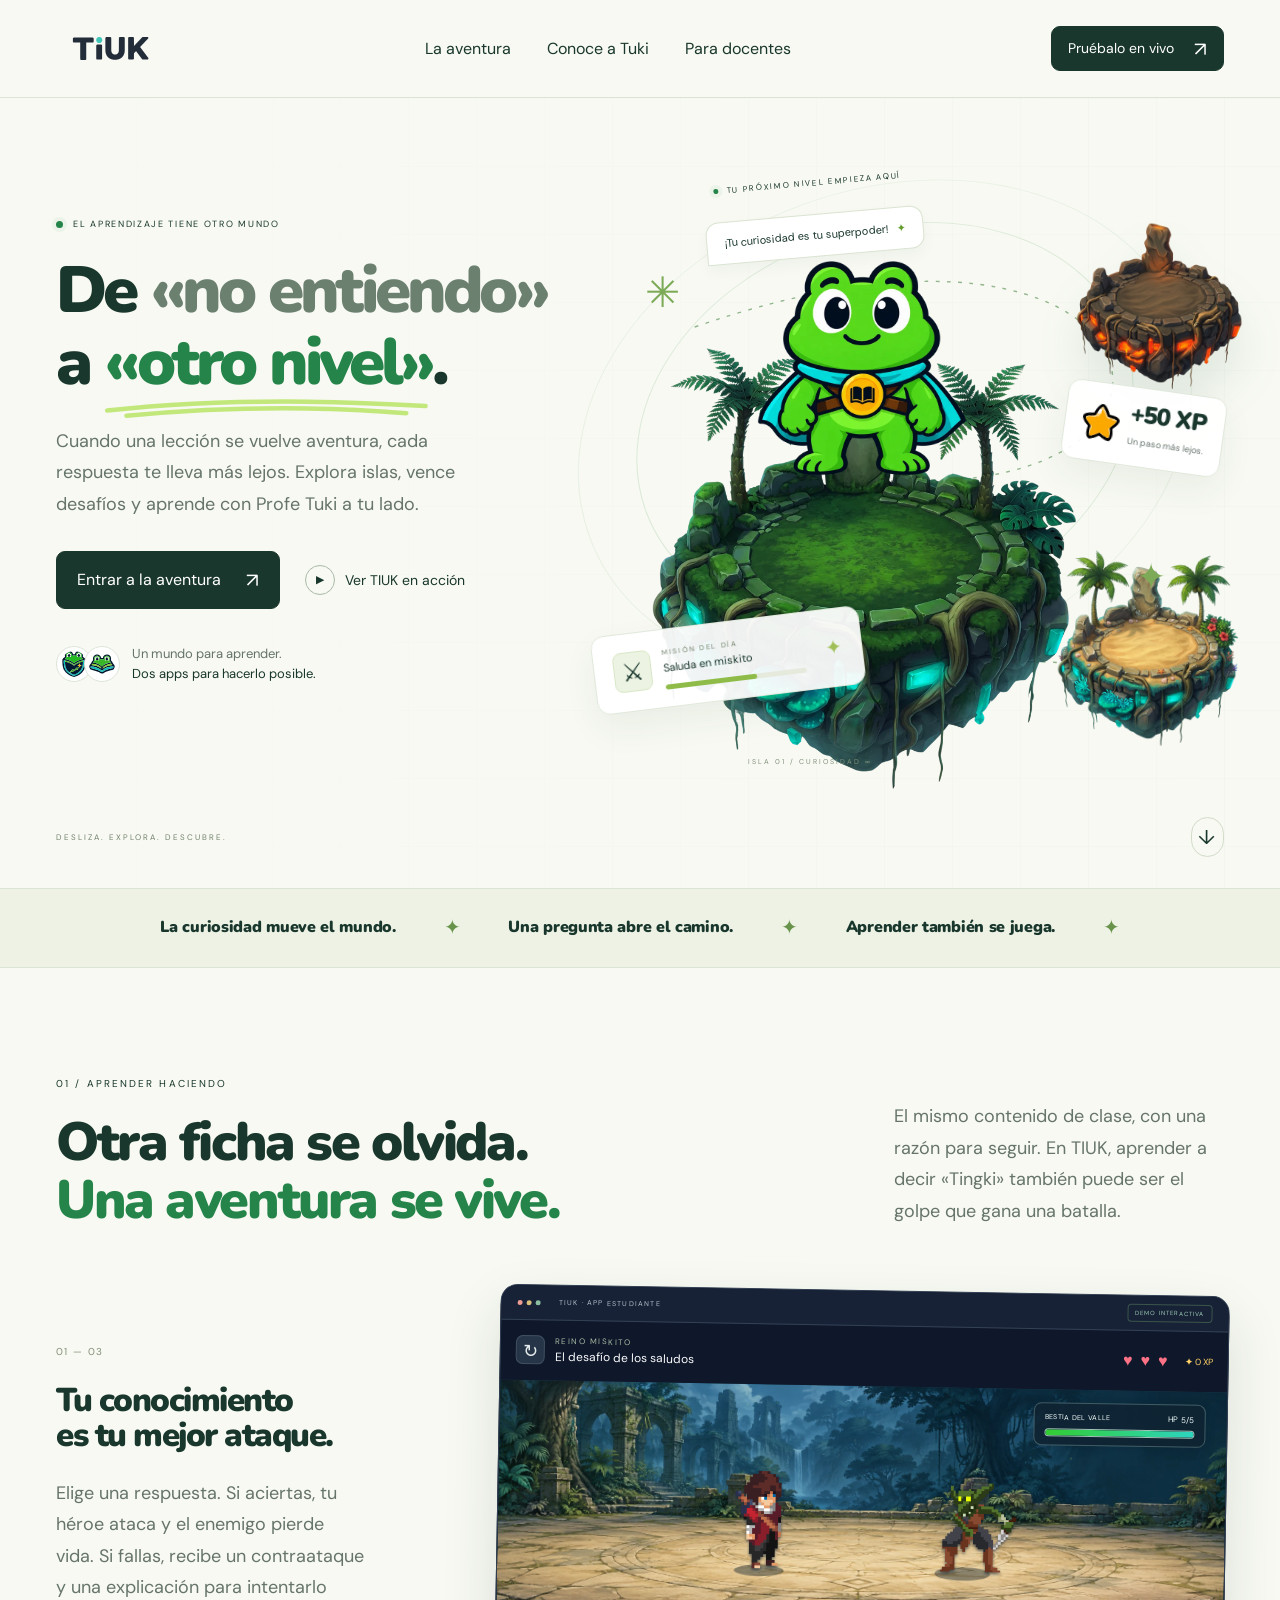
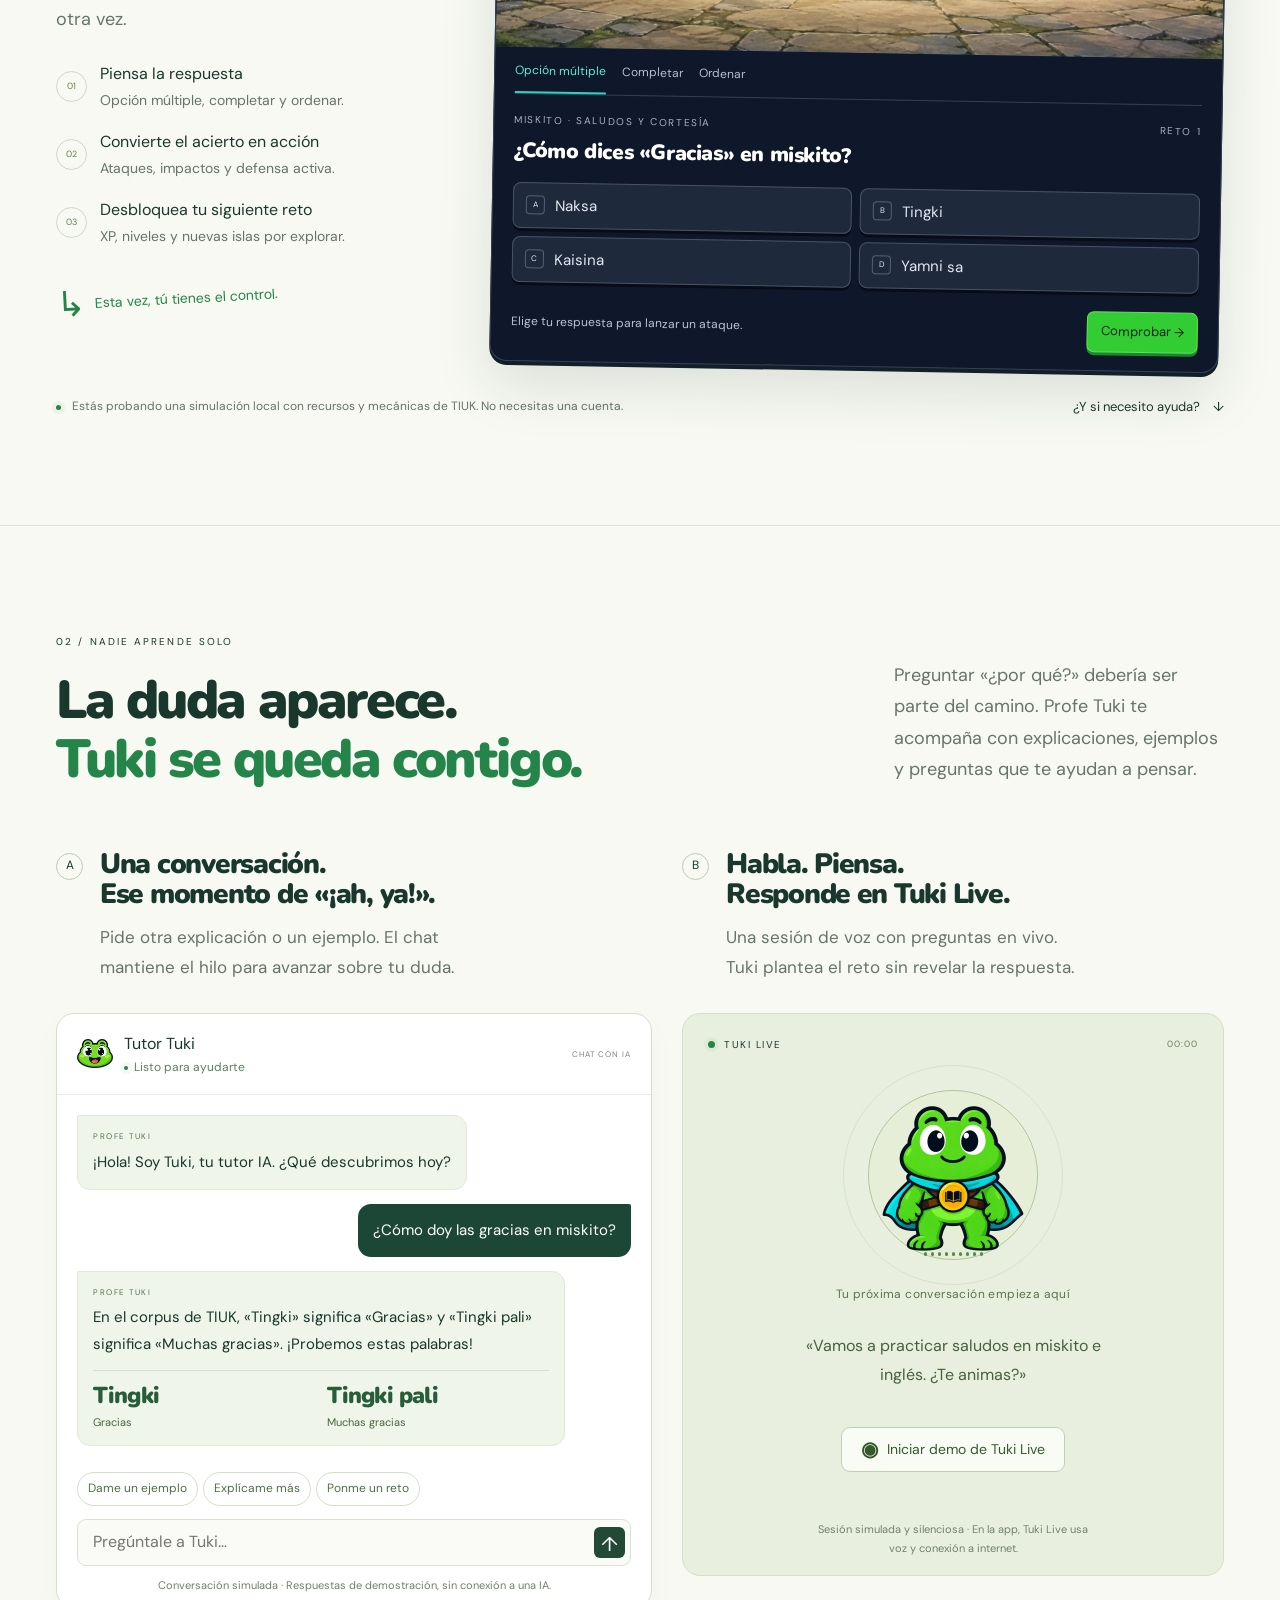
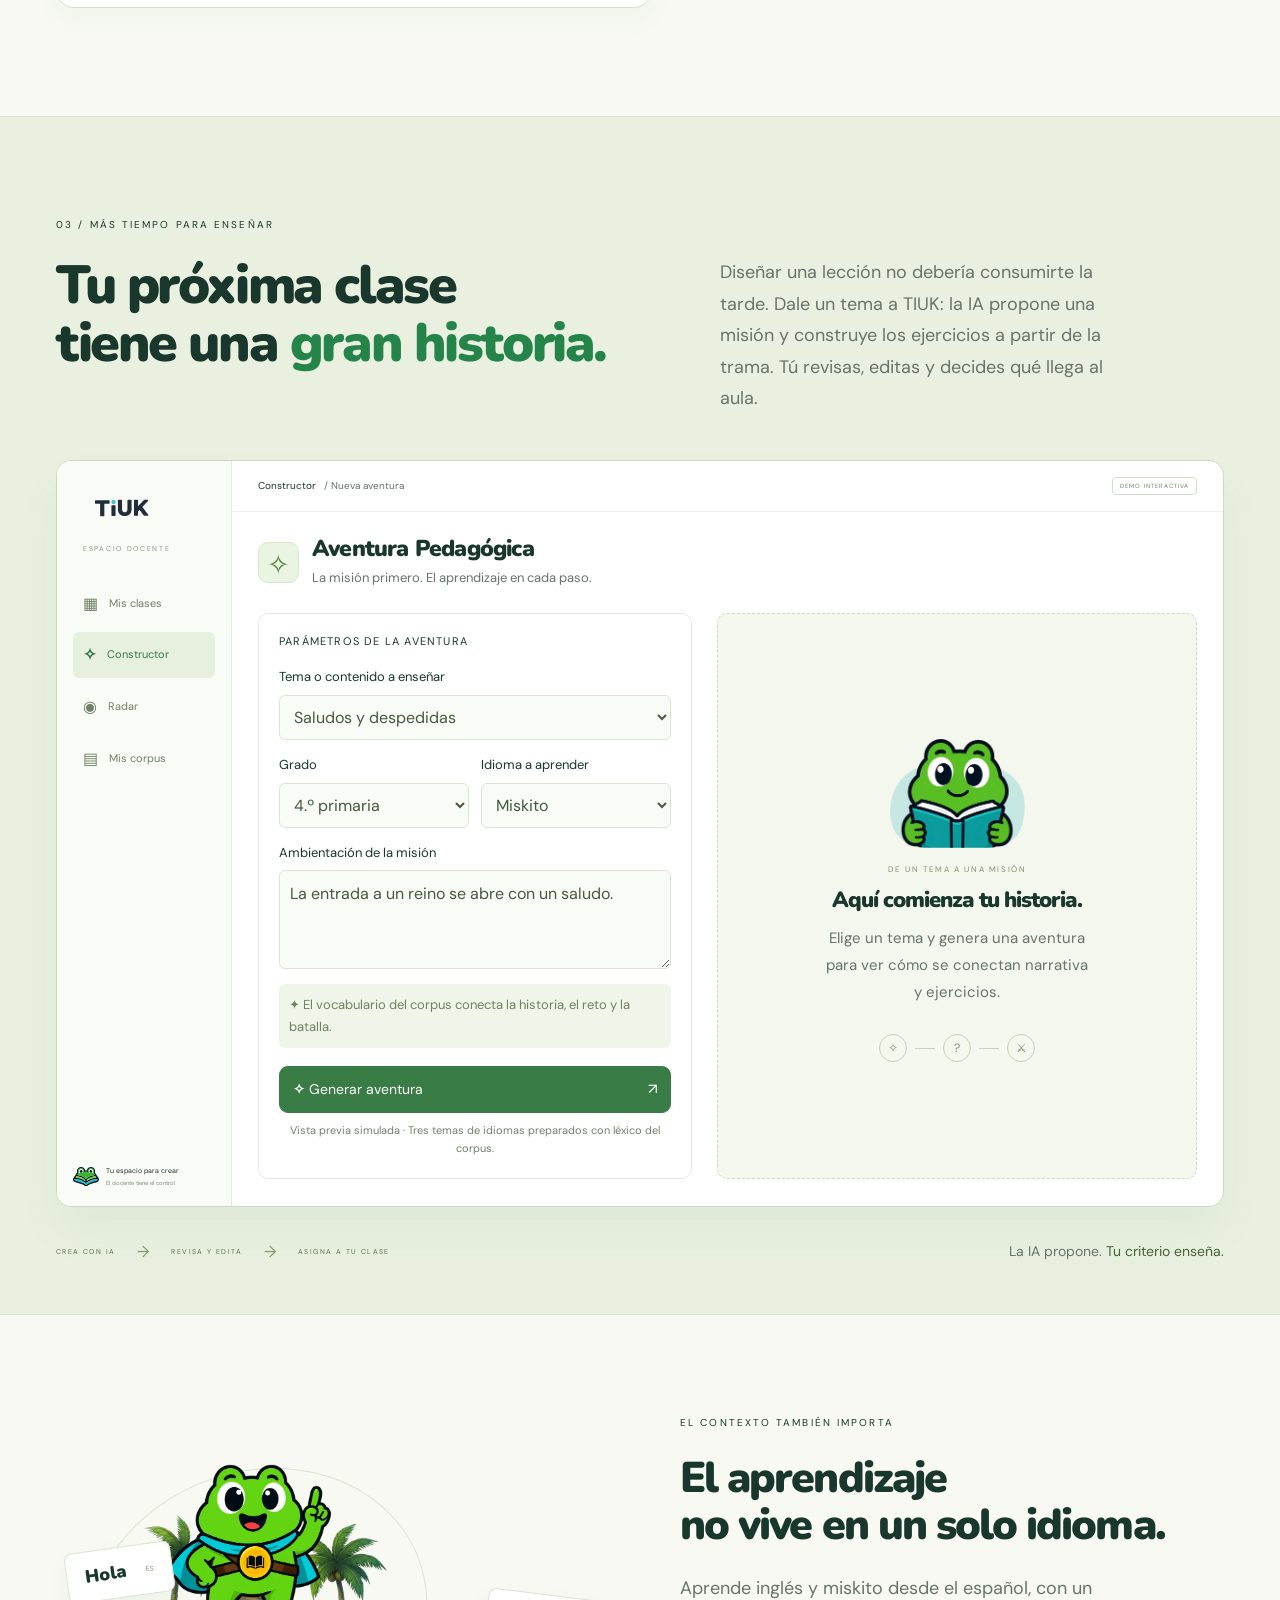
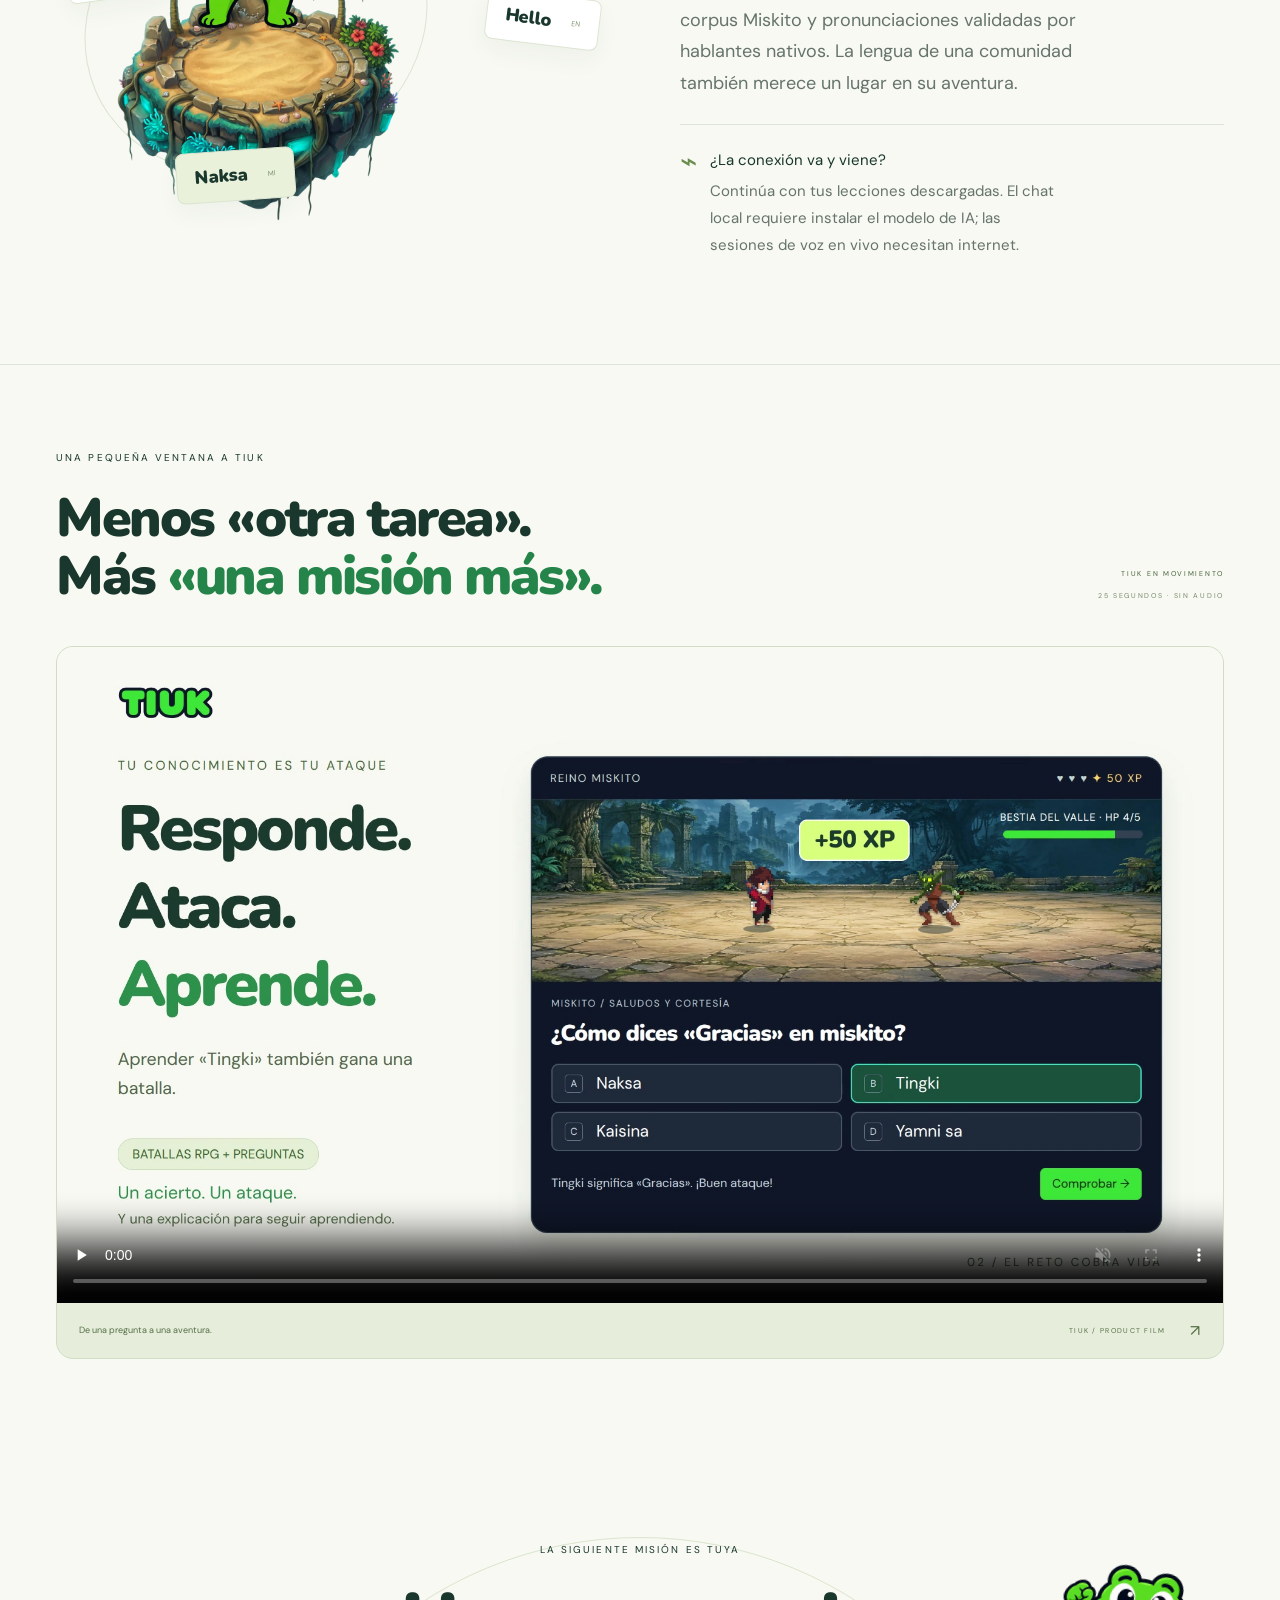
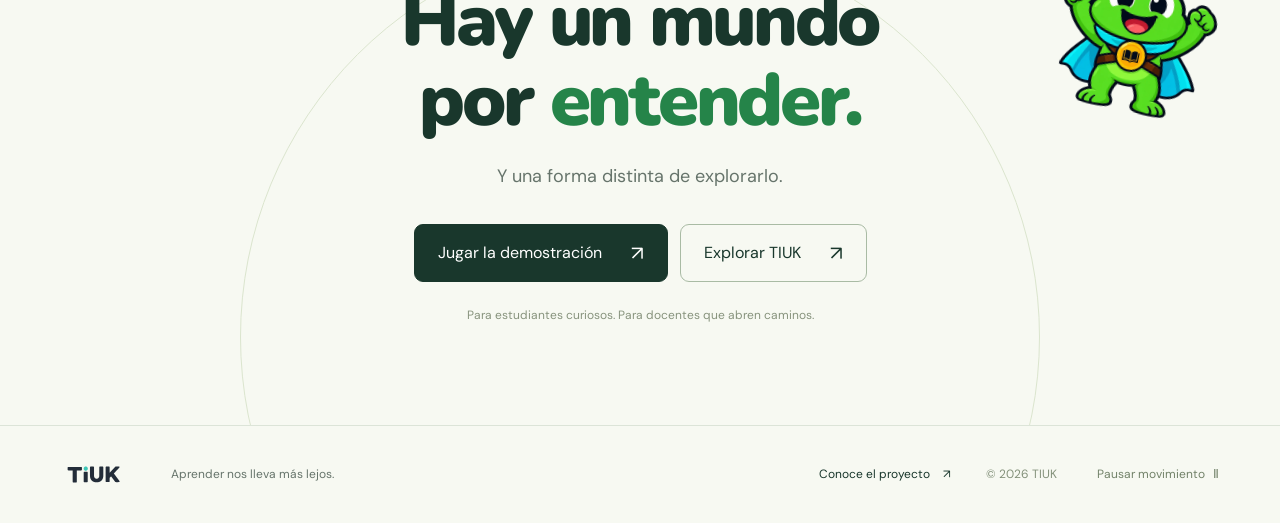
<file: index.html>
<!doctype html>
<html lang="es">
  <head>
    <meta charset="utf-8" />
    <meta name="viewport" content="width=device-width,initial-scale=1" />
    <title>TIUK — De «no entiendo» a «otro nivel».</title>
    <meta
      name="description"
      content="Convierte una clase en una aventura. Batallas RPG con preguntas, Profe Tuki con IA y un constructor de lecciones para docentes. Explora TIUK con demos interactivas."
    />
    <meta name="theme-color" content="#f7f9f2" />
    <meta
      property="og:title"
      content="TIUK — De «no entiendo» a «otro nivel»."
    />
    <meta
      property="og:description"
      content="Responde. Ataca. Aprende. Descubre una aventura educativa con Profe Tuki."
    />
    <meta
      property="og:image"
      content="assets/video/tiuk-promo.jpg?v=idiomas-2"
    />
    <link rel="icon" href="assets/marca/simbolo.svg" type="image/svg+xml" />
    <link
      rel="preload"
      href="assets/fonts/nunito-black.ttf"
      as="font"
      type="font/ttf"
      crossorigin
    />
    <link rel="stylesheet" href="css/estilos.css?v=lectura-3" />
    <script defer src="js/battle.js"></script>
    <script defer src="js/idiomas.js"></script>
    <script defer src="js/principal.js"></script>
  </head>
  <body>
    <a class="skip" href="#contenido">Saltar al contenido</a>
    <div class="scroll-progress" aria-hidden="true"></div>
    <header class="header">
      <a class="brand" href="#inicio" aria-label="TIUK, inicio"
        ><img
          src="assets/marca/wordmark.svg"
          width="124"
          height="43"
          alt="TIUK"
      /></a>
      <nav class="nav" id="navigation" aria-label="Navegación principal">
        <a href="#aventura">La aventura</a><a href="#tuki">Conoce a Tuki</a
        ><a href="#docentes">Para docentes</a>
      </nav>
      <a href="#aventura" class="button button-small header-cta"
        >Pruébalo en vivo <span aria-hidden="true">↗</span></a
      >
      <button
        class="menu-toggle"
        aria-label="Abrir menú"
        aria-controls="navigation"
        aria-expanded="false"
      >
        <span></span><span></span>
      </button>
    </header>

    <main id="contenido">
      <section class="hero" id="inicio">
        <div class="hero-grid" aria-hidden="true"></div>
        <div class="hero-copy">
          <div class="eyebrow">
            <span class="status-dot"></span> EL APRENDIZAJE TIENE OTRO MUNDO
          </div>
          <h1>
            De <span class="handwritten">«no entiendo»</span><br />a
            <span class="hero-highlight"
              >«otro nivel»<svg viewBox="0 0 510 30" aria-hidden="true">
                <path d="M5 19Q225-5 500 12M35 27Q260 6 470 23" /></svg></span
            >.
          </h1>
          <p>
            Cuando una lección se vuelve aventura, cada respuesta te lleva más
            lejos. Explora islas, vence desafíos y aprende con Profe Tuki a tu
            lado.
          </p>
          <div class="hero-actions">
            <a class="button" href="#aventura"
              >Entrar a la aventura <span aria-hidden="true">↗</span></a
            ><a href="#pelicula" class="text-link"
              ><span class="play-small" aria-hidden="true">▶</span> Ver TIUK en
              acción</a
            >
          </div>
          <div class="hero-note">
            <span class="tiny-icons"
              ><img
                src="assets/marca/icono-estudiante.svg"
                alt=""
                width="30"
                height="30" /><img
                src="assets/marca/icono-docente.svg"
                alt=""
                width="30"
                height="30" /></span
            ><span
              >Un mundo para aprender.<br /><strong
                >Dos apps para hacerlo posible.</strong
              ></span
            >
          </div>
        </div>
        <div
          class="hero-world"
          id="hero-world"
          aria-label="Tuki te da la bienvenida a las islas de conocimiento"
        >
          <div class="world-ring ring-one" aria-hidden="true"></div>
          <div class="world-ring ring-two" aria-hidden="true"></div>
          <svg class="world-trail" viewBox="0 0 700 650" aria-hidden="true">
            <path d="M80 180C540 20 650 300 390 340S35 550 580 540" />
          </svg>
          <div class="world-label">
            <span class="status-dot"></span> TU PRÓXIMO NIVEL EMPIEZA AQUÍ
          </div>
          <div class="island island-back" data-depth="0.07">
            <img
              src="assets/game/isla_volcanica.webp"
              alt=""
              width="260"
              height="260"
            />
          </div>
          <div class="island island-main" data-depth="-0.045">
            <img
              src="assets/game/isla_jungla.webp"
              alt="Isla de la jungla de TIUK"
              width="520"
              height="520"
              fetchpriority="high"
            />
          </div>
          <div class="island island-side" data-depth="0.12">
            <img
              src="assets/game/isla_playa.webp"
              alt=""
              width="230"
              height="230"
            />
          </div>
          <button class="hero-tuki" id="saludar" aria-label="Saludar a Tuki">
            <img
              id="tuki-animado"
              src="assets/img/tuki-idle.webp"
              alt="Profe Tuki, tu compañero de aventura"
              width="330"
              height="330"
              fetchpriority="high"
            />
          </button>
          <div class="tuki-speech" id="hero-speech" aria-live="polite">
            ¡Tu curiosidad es tu superpoder! <span>✦</span>
          </div>
          <div class="float-card quest-card" data-depth="-0.06">
            <span class="card-icon">⚔</span>
            <div>
              <small>MISIÓN DEL DÍA</small><strong>Saluda en miskito</strong>
              <div class="mini-progress"><i></i></div>
            </div>
            <span class="quest-star">✦</span>
          </div>
          <div class="float-card xp-card" data-depth="0.09">
            <img
              src="assets/game/icono_estrella_dorada.svg"
              width="37"
              height="37"
              alt=""
            />
            <div><strong>+50 XP</strong><small>Un paso más lejos.</small></div>
          </div>
          <span class="world-spark spark-one" aria-hidden="true">✳</span
          ><span class="world-spark spark-two" aria-hidden="true">✦</span>
          <span class="world-coordinate" aria-hidden="true"
            >ISLA 01 / CURIOSIDAD ∞</span
          >
        </div>
        <a class="scroll-cue" href="#aventura"
          ><span>DESLIZA. EXPLORA. DESCUBRE.</span
          ><span aria-hidden="true">↓</span></a
        >
      </section>

      <div class="promise-strip" aria-label="La experiencia TIUK">
        <span>La curiosidad mueve el mundo.</span><i>✦</i
        ><span>Una pregunta abre el camino.</span><i>✦</i
        ><span>Aprender también se juega.</span><i>✦</i>
      </div>

      <section class="adventure section" id="aventura">
        <div class="section-heading reveal">
          <div>
            <div class="eyebrow">01 / APRENDER HACIENDO</div>
            <h2>
              Otra ficha se olvida.<br /><span class="green"
                >Una aventura se vive.</span
              >
            </h2>
          </div>
          <p>
            El mismo contenido de clase, con una razón para seguir. En TIUK,
            aprender a decir «Tingki» también puede ser el golpe que gana una
            batalla.
          </p>
        </div>
        <div class="adventure-layout">
          <div class="adventure-story reveal">
            <span class="chapter-index">01 — 03</span>
            <h3>Tu conocimiento<br />es tu mejor ataque.</h3>
            <p>
              Elige una respuesta. Si aciertas, tu héroe ataca y el enemigo
              pierde vida. Si fallas, recibe un contraataque y una explicación
              para intentarlo otra vez.
            </p>
            <ol class="steps">
              <li>
                <span>01</span>
                <div>
                  <strong>Piensa la respuesta</strong
                  ><small>Opción múltiple, completar y ordenar.</small>
                </div>
              </li>
              <li>
                <span>02</span>
                <div>
                  <strong>Convierte el acierto en acción</strong
                  ><small>Ataques, impactos y defensa activa.</small>
                </div>
              </li>
              <li>
                <span>03</span>
                <div>
                  <strong>Desbloquea tu siguiente reto</strong
                  ><small>XP, niveles y nuevas islas por explorar.</small>
                </div>
              </li>
            </ol>
            <div class="try-note">
              <span aria-hidden="true">↳</span> Esta vez, tú tienes el control.
            </div>
          </div>
          <div class="game-window reveal" id="game-demo">
            <div class="window-top">
              <span class="window-dots" aria-hidden="true"
                ><i></i><i></i><i></i></span
              ><span>TIUK · APP ESTUDIANTE</span
              ><span class="demo-badge">DEMO INTERACTIVA</span>
            </div>
            <div class="game-hud">
              <button
                id="game-reset"
                class="icon-button"
                aria-label="Reiniciar aventura"
              >
                ↻
              </button>
              <div>
                <small>REINO MISKITO</small
                ><strong>El desafío de los saludos</strong>
              </div>
              <span class="hearts" id="game-hearts" aria-label="3 vidas"
                >♥ ♥ ♥</span
              ><span class="xp-value" id="game-xp">✦ 0 XP</span>
            </div>
            <div class="battle-stage">
              <canvas
                id="battle-canvas"
                width="760"
                height="280"
                aria-label="Tu héroe enfrenta a la Bestia del valle"
              ></canvas>
              <div class="enemy-hp">
                <span>BESTIA DEL VALLE <b id="hp-label">HP 5/5</b></span>
                <div class="hp-track"><i id="hp-bar"></i></div>
              </div>
              <div
                class="battle-toast"
                id="battle-toast"
                aria-live="polite"
              ></div>
            </div>
            <div class="exercise-area">
              <div
                class="exercise-tabs"
                role="tablist"
                aria-label="Tipo de ejercicio"
              >
                <button
                  role="tab"
                  aria-selected="true"
                  aria-controls="exercise-panel"
                  id="tab-choice"
                  data-exercise="choice"
                >
                  Opción múltiple</button
                ><button
                  role="tab"
                  aria-selected="false"
                  aria-controls="exercise-panel"
                  id="tab-complete"
                  data-exercise="complete"
                  tabindex="-1"
                >
                  Completar</button
                ><button
                  role="tab"
                  aria-selected="false"
                  aria-controls="exercise-panel"
                  id="tab-order"
                  data-exercise="order"
                  tabindex="-1"
                >
                  Ordenar
                </button>
              </div>
              <div
                id="exercise-panel"
                role="tabpanel"
                aria-labelledby="tab-choice"
              ></div>
              <div class="exercise-footer">
                <span id="game-feedback" aria-live="polite"
                  >Una respuesta correcta. Un ataque más cerca.</span
                ><button id="check-answer" class="game-button">
                  Comprobar <span>→</span>
                </button>
              </div>
            </div>
          </div>
        </div>
        <div class="journey-footnote">
          <span class="status-dot"></span>
          <p>
            Estás probando una simulación local con recursos y mecánicas de
            TIUK. No necesitas una cuenta.
          </p>
          <a href="#tuki">¿Y si necesito ayuda? <span>↓</span></a>
        </div>
      </section>

      <section class="tuki-section section" id="tuki">
        <div class="section-heading reveal">
          <div>
            <div class="eyebrow">02 / NADIE APRENDE SOLO</div>
            <h2>
              La duda aparece.<br /><span class="green"
                >Tuki se queda contigo.</span
              >
            </h2>
          </div>
          <p>
            Preguntar «¿por qué?» debería ser parte del camino. Profe Tuki te
            acompaña con explicaciones, ejemplos y preguntas que te ayudan a
            pensar.
          </p>
        </div>
        <div class="tutor-grid">
          <article class="chat-feature reveal">
            <div class="feature-intro">
              <span class="feature-number">A</span>
              <div>
                <h3>Una conversación.<br />Ese momento de «¡ah, ya!».</h3>
                <p>
                  Pide otra explicación o un ejemplo. El chat mantiene el hilo
                  para avanzar sobre tu duda.
                </p>
              </div>
            </div>
            <div class="chat-app">
              <div class="chat-header">
                <img
                  src="assets/img/cara-feliz.webp"
                  width="46"
                  height="42"
                  alt=""
                />
                <div>
                  <strong>Tutor Tuki</strong
                  ><small id="chat-state"
                    ><span class="status-dot"></span> Listo para ayudarte</small
                  >
                </div>
                <span class="chat-label">CHAT CON IA</span>
              </div>
              <div
                class="chat-messages"
                id="chat-messages"
                role="log"
                aria-label="Conversación de ejemplo con Tuki"
              >
                <div class="message bot">
                  <small>PROFE TUKI</small>¡Hola! Soy Tuki, tu tutor IA. ¿Qué
                  descubrimos hoy?
                </div>
                <div class="message user">
                  ¿Cómo doy las gracias en miskito?
                </div>
                <div class="message bot">
                  <small>PROFE TUKI</small>En el corpus de TIUK, «Tingki»
                  significa «Gracias» y «Tingki pali» significa «Muchas
                  gracias». ¡Probemos estas palabras!
                  <div
                    class="vocabulary-visual"
                    aria-label="Tingki significa Gracias; Tingki pali significa Muchas gracias"
                  >
                    <div><strong>Tingki</strong><span>Gracias</span></div>
                    <div>
                      <strong>Tingki pali</strong><span>Muchas gracias</span>
                    </div>
                  </div>
                </div>
              </div>
              <div class="chat-suggestions">
                <button data-chat="ejemplo">Dame un ejemplo</button
                ><button data-chat="explica">Explícame más</button
                ><button data-chat="reto">Ponme un reto</button>
              </div>
              <form id="chat-form" class="chat-composer">
                <label class="sr-only" for="chat-input">Pregúntale a Tuki</label
                ><input
                  id="chat-input"
                  maxlength="180"
                  autocomplete="off"
                  placeholder="Pregúntale a Tuki…"
                /><button type="submit" aria-label="Enviar mensaje">↑</button>
              </form>
              <small class="simulation-note"
                >Conversación simulada · Respuestas de demostración, sin
                conexión a una IA.</small
              >
            </div>
          </article>
          <article class="live-feature reveal">
            <div class="feature-intro">
              <span class="feature-number">B</span>
              <div>
                <h3>Habla. Piensa.<br />Responde en Tuki Live.</h3>
                <p>
                  Una sesión de voz con preguntas en vivo. Tuki plantea el reto
                  sin revelar la respuesta.
                </p>
              </div>
            </div>
            <div class="live-app" id="live-app">
              <div class="live-top">
                <span><i class="status-dot"></i> TUKI LIVE</span
                ><span id="live-timer">00:00</span>
              </div>
              <div class="live-avatar">
                <div class="voice-ring"></div>
                <div class="voice-ring ring-outer"></div>
                <img
                  id="live-tuki"
                  src="assets/img/tuki-idle.webp"
                  width="200"
                  height="200"
                  alt="Tuki en una sesión Live"
                />
                <div class="voice-bars" aria-hidden="true">
                  <i></i><i></i><i></i><i></i><i></i><i></i><i></i><i></i
                  ><i></i>
                </div>
              </div>
              <span id="live-state" class="live-state"
                >Tu próxima conversación empieza aquí</span
              >
              <div id="live-content" class="live-content">
                <p>
                  «Vamos a practicar saludos en miskito e inglés. ¿Te animas?»
                </p>
              </div>
              <button id="live-start" class="button live-button">
                <span aria-hidden="true">◉</span> Iniciar demo de Tuki Live
              </button>
              <small class="simulation-note"
                >Sesión simulada y silenciosa · En la app, Tuki Live usa voz y
                conexión a internet.</small
              >
            </div>
          </article>
        </div>
      </section>

      <section class="teacher-section section" id="docentes">
        <div class="teacher-heading reveal">
          <div class="eyebrow">03 / MÁS TIEMPO PARA ENSEÑAR</div>
          <h2>
            Tu próxima clase<br />tiene una
            <span class="green">gran historia.</span>
          </h2>
          <p>
            Diseñar una lección no debería consumirte la tarde. Dale un tema a
            TIUK: la IA propone una misión y construye los ejercicios a partir
            de la trama. Tú revisas, editas y decides qué llega al aula.
          </p>
        </div>
        <div class="teacher-studio reveal">
          <aside class="studio-sidebar">
            <img
              src="assets/marca/wordmark.svg"
              width="93"
              height="32"
              alt="TIUK"
            /><span class="studio-role">ESPACIO DOCENTE</span>
            <div class="sidebar-item"><span>▦</span> Mis clases</div>
            <div class="sidebar-item active"><span>✧</span> Constructor</div>
            <div class="sidebar-item"><span>◉</span> Radar</div>
            <div class="sidebar-item"><span>▤</span> Mis corpus</div>
            <div class="sidebar-bottom">
              <img
                src="assets/marca/icono-docente.svg"
                alt=""
                width="32"
                height="32"
              />
              <div>
                <strong>Tu espacio para crear</strong
                ><small>El docente tiene el control</small>
              </div>
            </div>
          </aside>
          <div class="studio-main">
            <div class="studio-top">
              <span
                >Constructor <span class="muted">/ Nueva aventura</span></span
              ><span class="demo-badge">DEMO INTERACTIVA</span>
            </div>
            <div class="studio-title">
              <span class="studio-magic">✧</span>
              <div>
                <h3>Aventura Pedagógica</h3>
                <p>La misión primero. El aprendizaje en cada paso.</p>
              </div>
            </div>
            <div class="generator-layout">
              <form id="generator-form" class="generator-form">
                <h4>PARÁMETROS DE LA AVENTURA</h4>
                <label for="lesson-topic">Tema o contenido a enseñar</label
                ><select id="lesson-topic">
                  <option value="saludos">Saludos y despedidas</option>
                  <option value="cortesia">Palabras de cortesía</option>
                  <option value="presentaciones">Cómo presentarse</option>
                </select>
                <div class="form-row">
                  <div>
                    <label for="lesson-grade">Grado</label
                    ><select id="lesson-grade">
                      <option>4.º primaria</option>
                      <option>3.º primaria</option>
                      <option>5.º primaria</option>
                    </select>
                  </div>
                  <div>
                    <label for="lesson-language">Idioma a aprender</label
                    ><select id="lesson-language">
                      <option value="mis">Miskito</option>
                      <option value="en">English</option>
                    </select>
                  </div>
                </div>
                <label for="lesson-setting">Ambientación de la misión</label
                ><textarea id="lesson-setting" rows="3" maxlength="180">
La entrada a un reino se abre con un saludo.</textarea
                >
                <div class="generator-info">
                  ✦ El vocabulario del corpus conecta la historia, el reto y la
                  batalla.
                </div>
                <button
                  class="button generate-button"
                  id="generate"
                  type="submit"
                >
                  ✧ Generar aventura <span>↗</span></button
                ><small class="simulation-note"
                  >Vista previa simulada · Tres temas de idiomas preparados con
                  léxico del corpus.</small
                >
              </form>
              <div
                class="lesson-preview"
                id="lesson-preview"
                aria-live="polite"
              >
                <div class="preview-empty">
                  <img
                    src="assets/img/leyendo.webp"
                    width="165"
                    height="165"
                    alt="Tuki leyendo"
                  /><span class="preview-label">DE UN TEMA A UNA MISIÓN</span>
                  <h4>Aquí comienza tu historia.</h4>
                  <p>
                    Elige un tema y genera una aventura para ver cómo se
                    conectan narrativa y ejercicios.
                  </p>
                  <div class="preview-path" aria-hidden="true">
                    <span>✧</span><i></i><span>?</span><i></i><span>⚔</span>
                  </div>
                </div>
              </div>
            </div>
          </div>
        </div>
        <div class="teacher-bottom">
          <span>CREA CON IA</span><i>→</i><span>REVISA Y EDITA</span><i>→</i
          ><span>ASIGNA A TU CLASE</span>
          <p>La IA propone. <strong>Tu criterio enseña.</strong></p>
        </div>
      </section>

      <section class="connected-section section">
        <div class="connected-art reveal">
          <div class="connection-orbit"></div>
          <img
            class="connection-island"
            src="assets/game/isla_playa.webp"
            width="330"
            height="330"
            alt="Isla de TIUK"
          /><img
            class="connection-tuki"
            src="assets/img/ensenando.webp"
            width="220"
            height="220"
            loading="lazy"
            alt="Tuki enseñando"
          /><span class="language-tag tag-es">Hola <small>ES</small></span
          ><span class="language-tag tag-en">Hello <small>EN</small></span
          ><span class="language-tag tag-mi">Naksa <small>MI</small></span>
        </div>
        <div class="connected-copy reveal">
          <div class="eyebrow">EL CONTEXTO TAMBIÉN IMPORTA</div>
          <h2>El aprendizaje<br />no vive en un solo idioma.</h2>
          <p>
            Aprende inglés y miskito desde el español, con un corpus Miskito y
            pronunciaciones validadas por hablantes nativos. La lengua de una
            comunidad también merece un lugar en su aventura.
          </p>
          <div class="offline-note">
            <span aria-hidden="true">⌁</span>
            <div>
              <strong>¿La conexión va y viene?</strong>
              <p>
                Continúa con tus lecciones descargadas. El chat local requiere
                instalar el modelo de IA; las sesiones de voz en vivo necesitan
                internet.
              </p>
            </div>
          </div>
        </div>
      </section>

      <section class="film-section section" id="pelicula">
        <div class="film-header reveal">
          <div>
            <div class="eyebrow">UNA PEQUEÑA VENTANA A TIUK</div>
            <h2>
              Menos «otra tarea».<br />Más
              <span class="green">«una misión más».</span>
            </h2>
          </div>
          <div class="film-meta">
            <span>TIUK EN MOVIMIENTO</span><span>25 SEGUNDOS · SIN AUDIO</span>
          </div>
        </div>
        <div class="film-player reveal">
          <video
            id="promo-video"
            controls
            muted
            loop
            playsinline
            preload="none"
            poster="assets/video/tiuk-promo.jpg?v=idiomas-2"
            aria-label="Video promocional de TIUK, sin audio"
          >
            <source
              src="assets/video/tiuk-promo.mp4?v=idiomas-2"
              type="video/mp4"
            />
            <p>
              Tu navegador no reproduce este video.
              <a href="assets/video/tiuk-promo.mp4?v=idiomas-2"
                >Descargar el video de TIUK</a
              >.
            </p>
          </video>
          <div class="film-caption">
            <span>De una pregunta a una aventura.</span
            ><span>TIUK / PRODUCT FILM <i>↗</i></span>
          </div>
        </div>
      </section>

      <section class="final-section section" id="empezar">
        <div class="final-orbit" aria-hidden="true"></div>
        <img
          class="final-tuki"
          src="assets/img/tuki-celebracion.webp"
          width="230"
          height="230"
          alt="Tuki celebrando"
          loading="lazy"
        />
        <div class="eyebrow">LA SIGUIENTE MISIÓN ES TUYA</div>
        <h2>Hay un mundo<br />por <span class="green">entender.</span></h2>
        <p>Y una forma distinta de explorarlo.</p>
        <div class="final-actions">
          <a class="button" href="#aventura"
            >Jugar la demostración <span>↗</span></a
          ><a
            class="button button-outline"
            href="https://github.com/Urientropy/tiuk-landing#readme"
            target="_blank"
            rel="noopener"
            >Explorar TIUK <span>↗</span></a
          >
        </div>
        <small
          >Para estudiantes curiosos. Para docentes que abren caminos.</small
        >
      </section>
    </main>
    <footer class="footer">
      <a href="#inicio" aria-label="Volver al inicio"
        ><img
          src="assets/marca/wordmark.svg"
          width="110"
          height="38"
          alt="TIUK"
      /></a>
      <p>Aprender nos lleva más lejos.</p>
      <a
        href="https://github.com/Urientropy/tiuk-landing"
        target="_blank"
        rel="noopener"
        >Conoce el proyecto <span>↗</span></a
      ><span>© <span id="year">2026</span> TIUK</span
      ><button id="motion-toggle" class="motion-toggle" aria-pressed="false">
        Pausar movimiento <span>Ⅱ</span>
      </button>
    </footer>
    <div id="celebration" class="celebration" aria-hidden="true"></div>
  </body>
</html>
</file>
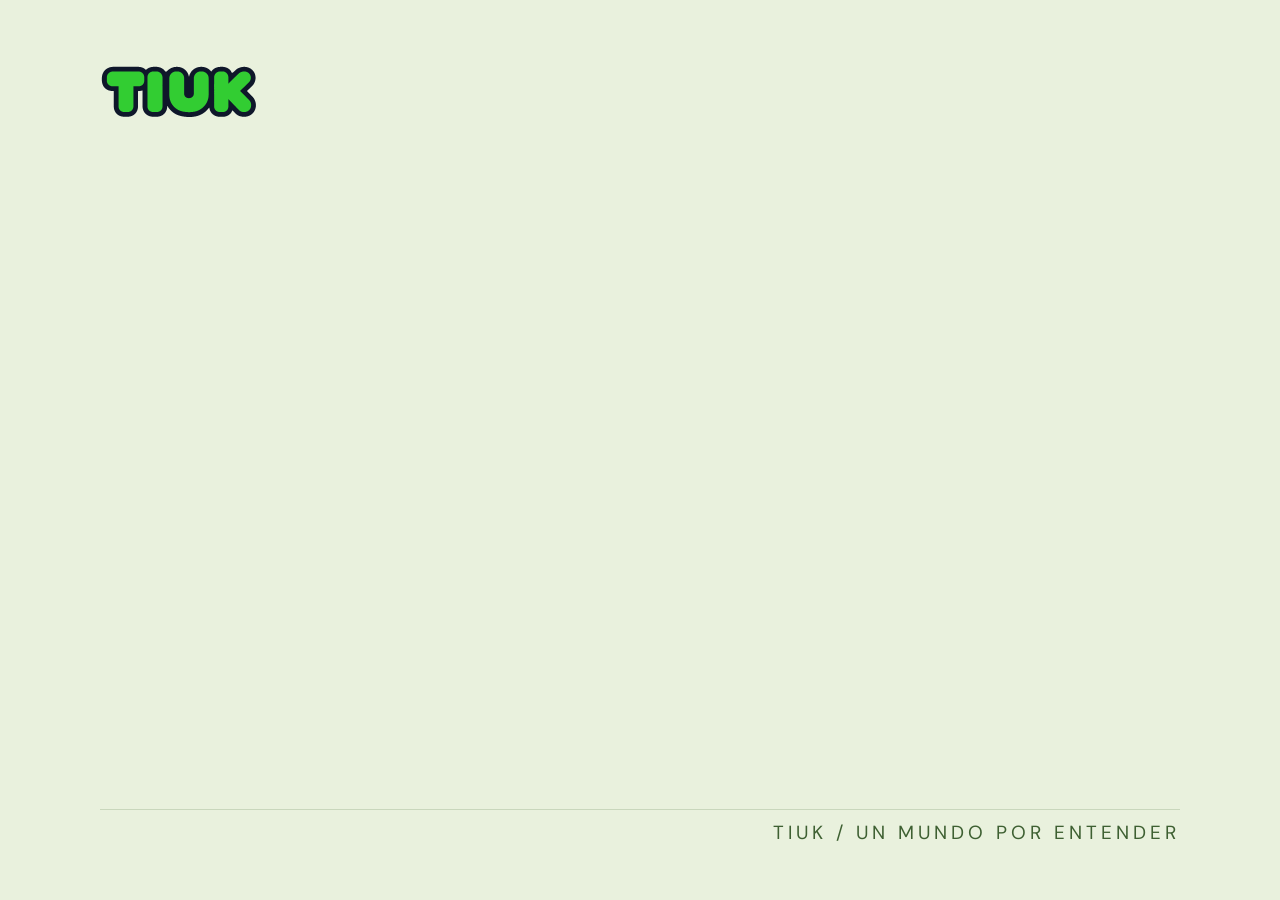
<file: brag-output/composition/index.html>
<!doctype html><html lang="es"><head><meta charset="utf-8"><title>TIUK — Una misión más</title><style>
@font-face{font-family:Nunito;src:url('assets/fonts/nunito-black.ttf') format('truetype');font-weight:900}
@font-face{font-family:DM Sans;src:url('assets/fonts/dm-sans.ttf') format('truetype');font-weight:400 700}
*{box-sizing:border-box}html,body{margin:0;width:100%;height:100%;overflow:hidden}body{font-family:'DM Sans',sans-serif;color:#19372c}#root{width:100%;height:100%;position:relative;overflow:hidden;background:#f7f9f2}.clip{position:absolute;inset:0;overflow:hidden;background:#f7f9f2}.scene{position:absolute;inset:0}.logo{position:absolute;left:100px;top:65px;width:158px}.folio{position:absolute;right:100px;bottom:55px;font-size:19px;letter-spacing:4px;color:#4b6144}.kicker{font-size:21px;letter-spacing:4px;font-weight:700;line-height:1.5;color:#47633c}.display{font:900 110px/1.02 Nunito,sans-serif;letter-spacing:-5px;margin:0}.green{color:#258449}.small{font-size:29px;line-height:1.65;color:#52644b}.headline{position:absolute;left:100px;top:175px;max-width:900px}.hf-transition-text-stagger{display:flex;gap:.2em;flex-wrap:wrap}.hf-transition-text-stagger>span{display:inline-block}.scene-1 .headline{top:315px;max-width:1000px}.hook-small{font:900 73px/1.2 Nunito,sans-serif;letter-spacing:-2px;color:#65765a;margin:0 0 20px}.hook-line{position:relative;display:inline-block}.strike{position:absolute;left:0;right:0;top:55%;height:5px;background:#a7c56f;transform-origin:left}.scene-1 .display{font-size:130px;max-width:1050px}.s1-description{position:absolute;left:108px;top:680px;max-width:670px;margin:0;font-size:30px;color:#506649}.hero-island{position:absolute;left:1050px;top:260px;width:740px}.hero-tuki{position:absolute;left:1250px;top:155px;width:390px}.mini-island{position:absolute;width:300px;left:1590px;top:130px}.orbit{position:absolute;left:1070px;top:110px;width:720px;height:720px;border:2px solid #dce7cb;border-radius:50%}.scene-1 .label{position:absolute;left:108px;top:825px;font-size:20px;letter-spacing:3px;color:#4f7040}.scene-2 .headline{top:180px;max-width:640px}.scene-2 .display{font-size:105px}.scene-2 .small{margin-top:45px;max-width:550px}.feature-tag{display:inline-block;background:#e4eed6;border:1px solid #c5d6b2;border-radius:25px;padding:11px 23px;font-size:21px;color:#3d632e;margin-top:30px}.battle-ui{position:absolute;left:780px;top:180px;width:1040px;height:785px;border:2px solid #2b3d4d;border-radius:28px;background:#0f172a;color:#fff;overflow:hidden;box-shadow:0 25px 50px #30442a20}.app-top{display:flex;justify-content:space-between;align-items:center;padding:22px 30px;border-bottom:1px solid #334155;font-size:18px;color:#c2d4cf;letter-spacing:2px}.app-top strong{color:#ffd166}.arena{position:relative;height:300px;overflow:hidden;background:#1b4a51}.arena .arena-background{position:absolute;inset:0;width:100%;height:100%;object-fit:fill}.hp-label{position:absolute;right:33px;top:19px;font-size:17px;color:#fff;letter-spacing:1px}.hp-bar{position:absolute;right:30px;top:51px;width:230px;height:13px;background:#334155;border-radius:20px;overflow:hidden}.hp-fill{position:absolute;inset:0;background:#32cd32;transform-origin:left}.sprite{position:absolute;overflow:hidden;image-rendering:pixelated}.hero-sprite{left:235px;top:33px;width:288px;height:240px}.hero-sheet{width:2304px;height:240px;max-width:none;display:block}.enemy-sprite{left:466.85px;top:-60.65px;width:397.5px;height:397.5px}.enemy-flip{width:100%;height:100%;transform:scaleX(-1)}.enemy-sheet{width:4770px;height:397.5px;max-width:none;display:block}.hero-attack{position:absolute;inset:0}.battle-question{padding:25px 32px}.battle-question .q-meta{font-size:16px;letter-spacing:2px;color:#b7c7d1}.battle-question h3{font:900 37px/1.3 Nunito,sans-serif;letter-spacing:-1px;margin:16px 0 25px}.options{display:grid;grid-template-columns:1fr 1fr;gap:14px}.option{border:2px solid #475569;background:#1e293b;border-radius:12px;padding:13px 20px;display:flex;align-items:center;gap:22px;font-size:27px}.option b{width:30px;height:30px;display:grid;place-items:center;font-size:16px;border:1px solid #66748c;border-radius:6px;color:#cbd5e1}.battle-feedback{display:flex;align-items:center;justify-content:space-between;margin-top:25px;font-size:20px;color:#c2d0da;position:relative;min-height:58px}.success-feedback{position:absolute;left:0;top:15px}.check{padding:13px 20px;background:#32cd32;color:#142d18;border-radius:8px;font-size:20px;font-weight:700;margin-left:auto}.xp-pop{position:absolute;left:440px;top:33px;background:#d5f479;border:2px solid #fff;border-radius:13px;padding:12px 23px;font:900 40px/1 Nunito,sans-serif;letter-spacing:-1px;color:#19372c}.impact{position:absolute;left:615px;top:107px;width:100px;height:100px;border-radius:50%;border:7px solid #d5f479}.s2-note{position:absolute;left:100px;bottom:118px;font-size:23px;line-height:1.7;color:#536c47;max-width:550px}.s2-note strong{display:block;color:#258449;font-size:29px}.cursor{position:absolute;width:42px;height:54px;left:1480px;top:750px;z-index:10;filter:drop-shadow(0 4px 3px #0005)}.cursor svg{width:100%;height:100%}.scene-3 .headline{top:165px;max-width:1700px}.scene-3 .display{font-size:88px}.tutor-panels{position:absolute;left:100px;right:100px;top:355px;display:grid;grid-template-columns:1.1fr 1fr;gap:40px;height:600px}.chat{background:#fff;border:2px solid #d4e0c9;border-radius:24px;overflow:hidden}.chat-head{padding:23px 30px;display:flex;align-items:center;gap:17px;border-bottom:1px solid #dfe7d7}.chat-head img{width:62px}.chat-head strong{font-size:26px;display:block}.chat-head small{font-size:17px;color:#48743e;display:block;margin-top:5px}.chat-label{margin-left:auto;font-size:17px;letter-spacing:2px;color:#426339}.messages{padding:25px 28px;display:flex;flex-direction:column;gap:24px}.message{padding:22px 27px;border-radius:15px;max-width:90%;font-size:27px;line-height:1.5}.message.user{background:#193f2f;color:#fff;align-self:flex-end;border-top-right-radius:1px}.message.bot{background:#edf3e3;border:1px solid #dbe6cc;border-top-left-radius:1px}.message small{display:block;font-size:16px;font-weight:700;letter-spacing:2px;color:#416237;margin-bottom:10px}.vocabulary{display:grid;grid-template-columns:1fr 1fr;gap:30px;margin-top:24px;border-top:1px solid #cddfbe;padding-top:20px}.vocabulary>div{display:flex;flex-direction:column;gap:10px}.vocabulary strong{font:900 39px/1.2 Nunito,sans-serif;color:#2e633a;letter-spacing:-1px}.vocabulary span{font-size:22px;color:#3c6232}.live{background:#e7efda;border:2px solid #cbdcba;border-radius:24px;position:relative;text-align:center;padding:26px}.live-head{display:flex;justify-content:space-between;font-size:19px;letter-spacing:3px;color:#345c2e}.live-stage{height:245px;position:relative;display:flex;justify-content:center;align-items:center}.live-tuki{position:relative;width:220px;z-index:2}.live-orbit{position:absolute;top:28px;width:225px;height:225px;border:2px solid #b5cba1;border-radius:50%}.live-question{font-size:28px;line-height:1.5;max-width:620px;margin:22px auto}.live-options{display:flex;gap:14px;justify-content:center;margin-top:24px}.live-option{background:#fff;border:2px solid #a8bc92;border-radius:11px;padding:13px 16px;font:900 25px Nunito,sans-serif}.live-caption{font-size:18px;letter-spacing:1px;color:#486d3a;margin-top:20px}.scene-4 .headline{top:170px;max-width:1700px}.scene-4 .display{font-size:95px}.generator{position:absolute;left:100px;right:100px;top:375px;height:575px;border:2px solid #d3dfc7;border-radius:24px;background:#fff;display:grid;grid-template-columns:.85fr 1.15fr;overflow:hidden;box-shadow:0 20px 40px #2b4c2312}.generator-left{padding:30px 45px;background:#fafcf7;border-right:1px solid #dee6d7}.generator-left h3{font:900 33px Nunito,sans-serif;letter-spacing:-1px;margin:0 0 17px}.form-label{font-size:18px;font-weight:700;margin-bottom:8px}.field{border:2px solid #d3dfc9;background:#fff;border-radius:10px;padding:13px 19px;font-size:25px;color:#3c5a30;margin-bottom:18px}.field-row{display:flex;gap:18px}.field-row>div{flex:1}.generate-cta{background:#357b43;color:white;font-size:23px;font-weight:700;padding:16px 25px;border-radius:10px;text-align:center;margin-top:18px}.generator-right{background:#f2f6e9;padding:30px 42px;position:relative}.generation-initial{position:absolute;inset:35px;display:flex;align-items:center;justify-content:center;flex-direction:column}.generation-initial img{width:200px}.generation-initial p{font-size:24px;color:#4d6c3b;margin-top:20px}.result{position:relative}.result-kicker{font-size:17px;letter-spacing:2px;color:#3f692d}.result h3{font:900 37px/1.15 Nunito,sans-serif;letter-spacing:-1px;margin:12px 0 22px}.block{background:#fff;border:1px solid #ceddc1;border-radius:10px;padding:15px 20px;margin-bottom:14px;font-size:23px;color:#38562d;line-height:1.45}.block small{font-size:14px;letter-spacing:1.5px;display:block;color:#486d38;margin-bottom:7px}.result-footer{font-size:20px;font-weight:700;color:#3c6b30;margin-top:20px}.scene-5{background:#e9f1dd}.outro-copy{position:absolute;left:100px;top:290px;width:1030px}.outro-copy .display{font-size:114px;line-height:1.07}.outro-copy .kicker{margin-bottom:35px}.outro-copy .small{margin-top:38px;font-size:35px}.outro-island{position:absolute;left:1190px;top:300px;width:680px}.outro-tuki{position:absolute;left:1350px;top:160px;width:350px}.outro-badge{position:absolute;left:120px;bottom:120px;font-size:22px;letter-spacing:3px;color:#385f2b}.dot-line{position:absolute;left:100px;right:100px;bottom:90px;height:1px;background:#c9d7bc}.scene-5 .folio{color:#3e6032}.brand-bar{position:absolute;left:100px;right:100px;top:135px;height:1px;background:#dce4d3}

.hero-sprite:before{content:"";position:absolute;left:113px;top:174px;width:52px;height:12px;background:#14232973;border-radius:50%}.enemy-sprite:before{content:"";position:absolute;left:169px;top:268px;width:58px;height:14px;background:#14232973;border-radius:50%}.hero-sheet,.enemy-sheet{position:relative;z-index:2;filter:drop-shadow(0 2px 2px #10233588)}

</style><script src="assets/gsap.min.js"></script></head><body>
<div id="root" data-composition-id="tiuk-promo" data-width="1920" data-height="1080" data-duration="25">
<section id="scene-1" class="clip" data-start="0" data-duration="3.5" data-track-index="0" data-name="Una tarea se vuelve aventura"><div class="scene scene-1"><img class="logo" src="assets/marca/wordmark.svg" alt="TIUK"><div class="brand-bar"></div><div class="headline"><div class="hook-small"><span class="hook-line">¿Otra tarea?<i class="strike"></i></span></div><h1 class="display hf-transition-text-stagger"><span>Otra</span><span class="green">aventura.</span></h1></div><p class="s1-description">Una pregunta abre todo un mundo.</p><div class="orbit"></div><img class="mini-island" src="assets/game/isla_volcanica.webp" alt=""><img class="hero-island" src="assets/game/isla_jungla.webp" alt="Isla de la jungla"><img class="hero-tuki" src="assets/img/tuki-idle.webp" alt="Profe Tuki"><div class="label">BIENVENIDO A TIUK</div><div class="folio">01 / APRENDER HACIENDO</div></div></section>
<section id="scene-2" class="clip" data-start="3.5" data-duration="6.5" data-track-index="1" data-name="Responde y ataca"><div class="scene scene-2"><img class="logo" src="assets/marca/wordmark.svg" alt="TIUK"><div class="headline"><div class="kicker">TU CONOCIMIENTO ES TU ATAQUE</div><h2 class="display hf-transition-text-stagger" style="margin-top:35px"><span>Responde.</span><span>Ataca.</span><span class="green">Aprende.</span></h2><p class="small">Aprender «Tingki» también gana una batalla.</p><div class="feature-tag">BATALLAS RPG + PREGUNTAS</div></div><div class="battle-ui"><div class="app-top"><span>REINO MISKITO</span><span>♥ ♥ ♥ <strong>✦ <span class="xp-number">0</span> XP</strong></span></div><div class="arena"><img class="arena-background" src="assets/game/arena-idiomas.webp" alt="Arena de combate con suelo de piedra y bosque al fondo"><div class="hp-label">BESTIA DEL VALLE · HP <span class="hp-number">5</span>/5</div><div class="hp-bar"><i class="hp-fill"></i></div><div class="sprite hero-sprite"><img class="hero-sheet hero-idle" src="assets/game/hero_idle_right.png" alt="Héroe"><div class="hero-attack"><img class="hero-sheet hero-attack-sheet" src="assets/game/hero_attack1_right.png" alt=""></div></div><div class="sprite enemy-sprite" data-layout-allow-overflow><div class="enemy-flip"><img class="enemy-sheet" src="assets/game/goblin_attack.png" alt="Bestia del valle"></div></div><div class="impact"></div><div class="xp-pop">+50 XP</div></div><div class="battle-question"><div class="q-meta">MISKITO / SALUDOS Y CORTESÍA</div><h3>¿Cómo dices «Gracias» en miskito?</h3><div class="options"><div class="option"><b>A</b> Naksa</div><div class="option correct-option"><b>B</b> Tingki</div><div class="option"><b>C</b> Kaisina</div><div class="option"><b>D</b> Yamni sa</div></div><div class="battle-feedback"><span class="initial-feedback">Elige tu respuesta.</span><span class="success-feedback">Tingki significa «Gracias». ¡Buen ataque!</span><div class="check">Comprobar →</div></div></div></div><div class="cursor"><svg viewBox="0 0 40 54"><path d="M3 2L3 43L13 34L22 51L31 46L22 30L36 29Z" fill="#fff" stroke="#19372c" stroke-width="3"/></svg></div><div class="s2-note"><strong>Un acierto. Un ataque.</strong>Y una explicación para seguir aprendiendo.</div><div class="folio">02 / EL RETO COBRA VIDA</div></div></section>
<section id="scene-3" class="clip" data-start="10" data-duration="6" data-track-index="2" data-name="Chat con IA y Tuki Live"><div class="scene scene-3"><img class="logo" src="assets/marca/wordmark.svg" alt="TIUK"><div class="headline"><div class="kicker">PROFE TUKI / CHAT + VOZ EN VIVO</div><h2 class="display hf-transition-text-stagger" style="margin-top:28px"><span>La duda no termina</span><span class="green">la aventura.</span></h2></div><div class="tutor-panels"><div class="chat"><div class="chat-head"><img src="assets/img/cara-feliz.webp" alt=""><div><strong>Tutor Tuki</strong><small>Listo para ayudarte</small></div><div class="chat-label">CHAT CON IA</div></div><div class="messages"><div class="message user">¿Cómo doy las gracias en miskito?</div><div class="message bot"><small>PROFE TUKI</small>Practiquemos palabras del corpus.<div class="vocabulary"><div><strong>Tingki</strong><span>Gracias</span></div><div><strong>Tingki pali</strong><span>Muchas gracias</span></div></div></div></div></div><div class="live"><div class="live-head"><span>● TUKI LIVE</span><span>00:12</span></div><div class="live-stage"><div class="live-orbit"></div><img class="live-tuki" src="assets/img/tuki-hablando.webp" alt="Tuki hablando"></div><div class="live-question">¿Qué saludo significa «Buenos días» en inglés?</div><div class="live-options"><span class="live-option">Good night</span><span class="live-option live-correct">Good morning</span><span class="live-option">Goodbye</span></div><div class="live-caption">Piensa. Responde. Descubre.</div></div></div><div class="folio">03 / PREGUNTAR TAMBIÉN ES AVANZAR</div></div></section>
<section id="scene-4" class="clip" data-start="16" data-duration="5.5" data-track-index="3" data-name="Un tema se vuelve una aventura"><div class="scene scene-4"><img class="logo" src="assets/marca/wordmark.svg" alt="TIUK"><div class="headline"><div class="kicker">PARA DOCENTES / AVENTURA PEDAGÓGICA</div><h2 class="display hf-transition-text-stagger" style="margin-top:30px"><span>Un tema.</span><span class="green">Toda una misión.</span></h2></div><div class="generator"><div class="generator-left"><h3>Crear con IA</h3><div class="form-label">Tema o contenido a enseñar</div><div class="field">Saludos y despedidas</div><div class="field-row"><div><div class="form-label">Grado</div><div class="field">4.º primaria</div></div><div><div class="form-label">Idioma a aprender</div><div class="field">Miskito</div></div></div><div class="form-label">Ambientación</div><div class="field">Una expedición entre islas.</div><div class="generate-cta">✧ Generar aventura</div></div><div class="generator-right"><div class="generation-initial"><img src="assets/img/tuki-pensando.webp" alt="Tuki pensando"><p>Imaginando la aventura…</p></div><div class="result"><div class="result-kicker">VISTA PREVIA / 3 BLOQUES</div><h3>La puerta de los saludos</h3><div class="block"><small>01 / NARRATIVA</small>Saluda con Naksa: «Hola / ¿Cómo estás?».</div><div class="block"><small>02 / PREGUNTA</small>¿Qué significa «Yua yamni»?</div><div class="block"><small>03 / BATALLA RPG</small>Desbloquea el camino con los saludos del corpus.</div><div class="result-footer">✓ Tú revisas, editas y decides.</div></div></div></div><div class="folio">04 / LA IA PROPONE. TU CRITERIO ENSEÑA.</div></div></section>
<section id="scene-5" class="clip" data-start="21.5" data-duration="3.5" data-track-index="4" data-name="Una misión más"><div class="scene scene-5"><img class="logo" src="assets/marca/wordmark.svg" alt="TIUK"><div class="outro-copy"><div class="kicker">LA SIGUIENTE MISIÓN ES TUYA</div><h2 class="display hf-transition-text-stagger"><span>De «no entiendo»</span><span class="green">a «otro nivel».</span></h2><p class="small">Una misión más.</p></div><img class="outro-island" src="assets/game/isla_playa.webp" alt="Isla de TIUK"><img class="outro-tuki" src="assets/img/tuki-celebracion.webp" alt="Tuki celebrando"><div class="outro-badge">RESPONDE. ATACA. APRENDE.</div><div class="dot-line"></div><div class="folio">TIUK / UN MUNDO POR ENTENDER</div></div></section>
</div><script>
document.fonts.ready.then(() => {
const tl = gsap.timeline({paused:true});
// Registry primitive: text-stagger, adapted to brand typography and no shimmer.
function title(selector, at){tl.fromTo(selector+' .hf-transition-text-stagger>span',{opacity:0,y:48},{opacity:1,y:0,duration:.54,stagger:.09,ease:'power3.out'},at);}
function enter(selector, at){tl.fromTo(selector,{opacity:0,y:55},{opacity:1,y:0,duration:.6,ease:'power3.out'},at);}
enter('.scene-1 .logo',0);enter('.hook-small',.1);tl.fromTo('.strike',{scaleX:0},{scaleX:1,duration:.3,ease:'power2.out'},.6);title('.scene-1',.8);enter('.s1-description',1.05);
tl.fromTo('.hero-island',{opacity:0,y:150,rotation:5},{opacity:1,y:0,rotation:0,duration:.8,ease:'power3.out'},.2);
tl.fromTo('.hero-tuki',{opacity:0,y:100,scale:.8},{opacity:1,y:0,scale:1,duration:.7,ease:'back.out(1.3)'},.6);
tl.fromTo('.mini-island',{opacity:0,y:50},{opacity:1,y:0,duration:.7},.5);enter('.scene-1 .label',1.1);
tl.to('.hero-tuki',{y:-14,duration:.8,yoyo:true,repeat:1,ease:'sine.inOut'},1.35);
enter('.scene-2 .headline',3.5);title('.scene-2',3.65);tl.fromTo('.battle-ui',{opacity:0,x:180,rotation:3},{opacity:1,x:0,rotation:0,duration:.7,ease:'power3.out'},3.6);enter('.s2-note',4.2);
tl.fromTo('.hero-idle',{x:0},{x:-2016,duration:.96,ease:'steps(7)',repeat:5},3.5);
tl.fromTo('.enemy-sheet',{x:0},{x:-1192.5,duration:.64,ease:'steps(3)',repeat:9},3.5);
tl.fromTo('.hero-attack',{opacity:0},{opacity:1,duration:.01},6);
tl.fromTo('.hero-attack-sheet',{x:0},{x:-2016,duration:.64,ease:'steps(7)',repeat:1},6);
tl.to('.hero-sprite',{x:271,duration:.35,ease:'power2.in'},6);tl.to('.hero-sprite',{x:0,duration:.5,ease:'power2.out'},6.6);tl.to('.hero-attack',{opacity:0,duration:.01},7.15);
tl.fromTo('.cursor',{opacity:0,x:0,y:0},{opacity:1,x:-130,y:-65,duration:.6,ease:'power2.out'},4.6);tl.to('.cursor',{scale:.8,duration:.12,yoyo:true,repeat:1},5.3);tl.to('.correct-option',{backgroundColor:'#164a3a',borderColor:'#2dd4bf',duration:.2},5.35);tl.to('.cursor',{opacity:0,duration:.3},5.7);
tl.fromTo('.impact',{opacity:0,scale:.3},{opacity:1,scale:1.6,duration:.17},6.32);tl.to('.impact',{opacity:0,scale:2.2,duration:.35},6.49);
tl.to('.enemy-sprite',{x:14,duration:.06,repeat:5,yoyo:true},6.35);tl.to('.hp-fill',{scaleX:.8,duration:.3},6.4);tl.to('.hp-number',{innerText:4,duration:.01,snap:{innerText:1}},6.4);tl.to('.xp-number',{innerText:50,duration:.4,snap:{innerText:1}},6.4);
tl.fromTo('.xp-pop',{opacity:0,y:20,scale:.6},{opacity:1,y:0,scale:1,duration:.35,ease:'back.out(1.4)'},6.4);tl.to('.xp-pop',{opacity:0,y:-40,duration:.4},8.5);
tl.fromTo('.success-feedback',{opacity:0},{opacity:1,duration:.3},6.7);tl.to('.initial-feedback',{opacity:0,duration:.1},6.6);
enter('.scene-3 .headline',10);title('.scene-3',10.1);enter('.chat',10.3);enter('.live',10.5);tl.fromTo('.message.user',{opacity:0,x:30},{opacity:1,x:0,duration:.4},10.75);tl.fromTo('.message.bot',{opacity:0,y:25},{opacity:1,y:0,duration:.5},11.6);tl.fromTo('.live-options',{opacity:0,y:20},{opacity:1,y:0,duration:.4},12);tl.to('.live-correct',{backgroundColor:'#b9e77d',borderColor:'#497a31',duration:.3},13.5);tl.fromTo('.live-orbit',{scale:.9,opacity:.6},{scale:1.15,opacity:.1,duration:1.3,repeat:3,ease:'sine.out'},10.5);tl.to('.live-tuki',{y:-9,duration:.9,repeat:4,yoyo:true,ease:'sine.inOut'},10.5);
enter('.scene-4 .headline',16);title('.scene-4',16.1);enter('.generator',16.3);tl.to('.generate-cta',{scale:.96,duration:.12,yoyo:true,repeat:1},17.1);tl.fromTo('.generation-initial',{opacity:1},{opacity:0,duration:.25},17.7);tl.fromTo('.result',{opacity:0,y:30},{opacity:1,y:0,duration:.5},17.9);tl.fromTo('.block',{opacity:0,x:25},{opacity:1,x:0,duration:.35,stagger:.16},18.1);enter('.result-footer',18.7);
enter('.outro-copy .kicker',21.5);title('.scene-5',21.7);enter('.outro-copy .small',22.2);tl.fromTo('.outro-island',{opacity:0,y:130},{opacity:1,y:0,duration:.7,ease:'power3.out'},21.6);tl.fromTo('.outro-tuki',{opacity:0,y:50,scale:.8},{opacity:1,y:0,scale:1,duration:.6,ease:'back.out(1.3)'},21.9);enter('.outro-badge',22.3);tl.to('.outro-tuki',{y:-15,duration:.8,yoyo:true,repeat:2,ease:'sine.inOut'},22.5);
window.__timelines['tiuk-promo']=tl;
});

</script></body></html>
</file>
<file: css/estilos.css>
@font-face {
  font-family: Nunito;
  src: url("../assets/fonts/nunito-black.ttf") format("truetype");
  font-weight: 900;
  font-style: normal;
  font-display: swap;
}
@font-face {
  font-family: DM Sans;
  src: url("../assets/fonts/dm-sans.ttf") format("truetype");
  font-weight: 400 700;
  font-style: normal;
  font-display: swap;
}
:root {
  --paper: #f7f9f2;
  --white: #fff;
  --ink: #19372c;
  --muted: #66746b;
  --green: #258449;
  --lime: #d5f479;
  --mint: #e7f2de;
  --line: #dce4d8;
  --dark: #0f172a;
  --dark-surface: #1e293b;
  --turquoise: #2dd4bf;
  --font: "DM Sans", sans-serif;
  --display: Nunito, sans-serif;
  --radius: 24px;
}
* {
  box-sizing: border-box;
}
html {
  scroll-behavior: smooth;
  scroll-padding-top: 105px;
}
body {
  margin: 0;
  background: var(--paper);
  color: var(--ink);
  font: 16px/1.6 var(--font);
  -webkit-font-smoothing: antialiased;
}
button,
input,
textarea,
select {
  font: inherit;
}
button,
a {
  -webkit-tap-highlight-color: transparent;
}
a {
  color: inherit;
  text-decoration: none;
}
button {
  cursor: pointer;
}
button:disabled {
  cursor: wait;
}
img {
  display: block;
  max-width: 100%;
  height: auto;
}
button:focus-visible,
a:focus-visible,
input:focus-visible,
select:focus-visible,
textarea:focus-visible {
  outline: 3px solid #278a65;
  outline-offset: 5px;
}
button {
  color: inherit;
}
h1,
h2,
h3,
h4,
p {
  margin: 0;
}
h1,
h2,
h3,
h4 {
  font-family: var(--display);
  font-weight: 900;
  line-height: 1.08;
  letter-spacing: -0.045em;
}
h2 {
  font-size: clamp(38px, 4.2vw, 62px);
}
h3 {
  font-size: 31px;
}
p {
  color: var(--muted);
}
.green {
  color: var(--green);
}
.muted {
  color: var(--muted);
}
.section {
  max-width: 1360px;
  margin: auto;
  padding: 108px 56px;
}
.eyebrow {
  font-size: 10px;
  font-weight: 700;
  letter-spacing: 2.1px;
  display: flex;
  align-items: center;
  gap: 10px;
  line-height: 1.6;
  margin-bottom: 24px;
}
.status-dot {
  display: inline-block;
  width: 7px;
  height: 7px;
  border-radius: 50%;
  background: #258449;
  box-shadow: 0 0 0 4px #2584490d;
  flex-shrink: 0;
}
.button {
  border: 1px solid var(--ink);
  border-radius: 9px;
  background: var(--ink);
  color: white;
  padding: 16px 23px;
  display: inline-flex;
  align-items: center;
  justify-content: center;
  gap: 29px;
  font-size: 16px;
  line-height: 1.5;
  font-weight: 700;
  transition:
    transform 0.2s,
    background 0.2s,
    box-shadow 0.2s;
  white-space: nowrap;
}
.button:hover {
  background: #2b5741;
  transform: translateY(-3px);
  box-shadow: 0 7px 0 #19372c12;
}
.button > span:last-child {
  font-size: 20px;
  line-height: 1;
}
.button-small {
  font-size: 14px;
  padding: 11px 16px;
  gap: 20px;
}
.button-outline {
  background: transparent;
  color: var(--ink);
  border-color: #a9bba4;
}
.button-outline:hover {
  color: white;
}
.text-link {
  display: flex;
  gap: 10px;
  align-items: center;
  font-size: 14px;
  font-weight: 700;
}
.play-small {
  font-size: 10px;
  width: 30px;
  height: 30px;
  display: grid;
  place-items: center;
  border: 1px solid #a9b8a8;
  border-radius: 50%;
}
.skip {
  position: fixed;
  top: -80px;
  left: 20px;
  padding: 12px;
  background: white;
  z-index: 100;
}
.skip:focus {
  top: 12px;
}
.sr-only {
  position: absolute;
  width: 1px;
  height: 1px;
  padding: 0;
  margin: -1px;
  overflow: hidden;
  clip: rect(0, 0, 0, 0);
  white-space: nowrap;
  border: 0;
}
.scroll-progress {
  position: fixed;
  z-index: 100;
  left: 0;
  top: 0;
  height: 3px;
  background: var(--green);
  width: 100%;
  transform: scaleX(0);
  transform-origin: left;
}
.header {
  height: 98px;
  max-width: 1440px;
  padding: 0 56px;
  position: relative;
  margin: auto;
  display: flex;
  align-items: center;
  justify-content: space-between;
  z-index: 20;
  border-bottom: 1px solid var(--line);
}
.brand img {
  width: 109px;
}
.nav {
  display: flex;
  gap: 36px;
}
.nav a {
  font-size: 16px;
  font-weight: 600;
  transition: color 0.2s;
}
.nav a:hover {
  color: var(--green);
}
.menu-toggle {
  display: none;
}
.hero {
  position: relative;
  max-width: 1440px;
  margin: auto;
  min-height: 790px;
  padding: 99px 56px 112px;
  display: grid;
  grid-template-columns: 1fr 1fr;
  gap: 0;
  overflow: hidden;
}
.hero-grid {
  position: absolute;
  inset: 0;
  background-image:
    linear-gradient(#7eaa7708 1px, transparent 1px),
    linear-gradient(90deg, #7eaa7708 1px, transparent 1px);
  background-size: 68px 68px;
  mask-image: linear-gradient(90deg, transparent, #000);
  pointer-events: none;
}
.hero-copy {
  position: relative;
  z-index: 3;
  padding-top: 20px;
}
.hero-copy .eyebrow {
  font-size: 9px;
  letter-spacing: 1.7px;
}
.hero h1 {
  font-size: clamp(49px, 5.1vw, 75px);
  line-height: 1.09;
  letter-spacing: -4px;
}
.handwritten {
  color: #6c8070;
}
.hero-highlight {
  position: relative;
  color: var(--green);
  white-space: nowrap;
}
.hero-highlight svg {
  position: absolute;
  left: 0;
  bottom: -12px;
  width: 100%;
  height: 22px;
  stroke: #c2e87b;
  stroke-width: 7;
  fill: none;
  stroke-linecap: round;
  z-index: -1;
}
.hero-copy > p {
  font-size: 18px;
  line-height: 1.9;
  max-width: 430px;
  margin: 28px 0 31px;
}
.hero-actions {
  display: flex;
  align-items: center;
  gap: 25px;
}
.hero-actions .button {
  padding: 16px 20px;
  gap: 25px;
}
.hero-note {
  display: flex;
  align-items: center;
  gap: 12px;
  margin-top: 35px;
  font-size: 13px;
  line-height: 1.55;
  color: var(--muted);
}
.hero-note strong {
  font-weight: 600;
  color: var(--ink);
}
.tiny-icons {
  display: flex;
}
.tiny-icons img {
  padding: 4px;
  background: #fff;
  border: 1px solid var(--line);
  border-radius: 50%;
  width: 36px;
  height: 36px;
}
.tiny-icons img + img {
  margin-left: -8px;
}
.hero-world {
  position: relative;
  min-height: 550px;
  z-index: 2;
  margin-left: -10px;
  margin-top: -38px;
  perspective: 1000px;
}
.world-ring {
  position: absolute;
  border: 1px solid #a9cda65c;
  border-radius: 50%;
  width: 510px;
  height: 510px;
  top: 10px;
  left: 0;
  transform: rotate(-20deg) scaleY(0.76);
}
.ring-two {
  width: 630px;
  height: 630px;
  left: -60px;
  top: -45px;
  opacity: 0.55;
}
.world-trail {
  position: absolute;
  width: 110%;
  left: -10px;
  top: 0;
  overflow: visible;
}
.world-trail path {
  stroke: #93b68e;
  stroke-width: 1.5;
  fill: none;
  stroke-dasharray: 4 8;
}
.world-label {
  position: absolute;
  z-index: 6;
  left: 83px;
  top: 18px;
  display: flex;
  align-items: center;
  gap: 8px;
  font-size: 8px;
  letter-spacing: 1.7px;
  transform: rotate(-5deg);
}
.world-label .status-dot {
  width: 5px;
  height: 5px;
}
.island {
  position: absolute;
  will-change: translate;
  pointer-events: none;
}
.island-main {
  width: 480px;
  left: -10px;
  top: 164px;
  animation: float 6s ease-in-out infinite;
}
.island-back {
  width: 190px;
  right: -30px;
  top: 46px;
  animation: float 7s ease-in-out infinite -2s;
  filter: drop-shadow(0 30px 20px #5d886e22);
}
.island-side {
  width: 205px;
  right: -25px;
  bottom: 24px;
  animation: float 8s ease-in-out infinite -4s;
}
.hero-tuki {
  position: absolute;
  width: 266px;
  left: 99px;
  top: 71px;
  border: 0;
  background: none;
  padding: 0;
  z-index: 4;
  transform-origin: bottom;
  animation: tuki-breathe 3.5s ease-in-out infinite;
}
.hero-tuki img {
  width: 100%;
}
.hero-tuki:hover {
  filter: drop-shadow(0 0 18px #afe87970);
}
.hero-tuki.celebrating {
  animation: tuki-jump 0.7s ease;
}
.tuki-speech {
  position: absolute;
  left: 76px;
  top: 55px;
  z-index: 5;
  font-size: 11px;
  line-height: 1.4;
  max-width: 250px;
  padding: 13px 17px;
  border: 1px solid #dae4d1;
  background: #fff;
  border-radius: 13px 13px 13px 1px;
  box-shadow: 0 7px 15px #29413209;
  transform: rotate(-5deg);
  transition: opacity 0.2s;
}
.tuki-speech span {
  color: #629d2e;
  margin-left: 5px;
}
.float-card {
  position: absolute;
  background: #ffffffed;
  border: 1px solid #e0e8db;
  box-shadow: 0 15px 35px #324e2e10;
  z-index: 5;
  display: flex;
  align-items: center;
  will-change: translate;
}
.quest-card {
  bottom: 76px;
  left: -37px;
  gap: 12px;
  border-radius: 13px;
  padding: 17px 19px;
  transform: rotate(-7deg);
  width: 270px;
  animation: float 7s ease-in-out infinite -3s;
}
.card-icon {
  background: #ecf3e2;
  border: 1px solid #d7e7c6;
  width: 38px;
  height: 40px;
  border-radius: 8px;
  font-size: 25px;
  display: grid;
  place-items: center;
}
.quest-card small {
  font-size: 7px;
  letter-spacing: 1.7px;
  display: block;
  color: #6d7d65;
}
.quest-card strong {
  display: block;
  font-size: 11px;
  margin-top: 2px;
}
.mini-progress {
  width: 142px;
  background: #e6eadc;
  height: 5px;
  border-radius: 4px;
  margin-top: 7px;
  overflow: hidden;
}
.mini-progress i {
  display: block;
  width: 65%;
  height: 100%;
  background: #8fbc49;
  border-radius: 4px;
}
.quest-star {
  font-size: 20px;
  color: #a1bf59;
  margin-left: auto;
}
.xp-card {
  right: 0;
  top: 229px;
  border-radius: 13px;
  padding: 13px 17px;
  gap: 10px;
  transform: rotate(8deg);
  animation: float 6s ease-in-out infinite -2s;
}
.xp-card strong {
  display: block;
  font-family: var(--display);
  font-size: 24px;
  letter-spacing: -1px;
  line-height: 1.1;
}
.xp-card small {
  font-size: 9px;
  color: var(--muted);
}
.world-spark {
  position: absolute;
  color: #7caa56;
}
.spark-one {
  font-size: 42px;
  left: 15px;
  top: 100px;
  animation: spin 25s linear infinite;
}
.spark-two {
  right: 58px;
  bottom: 170px;
  font-size: 36px;
}
.world-coordinate {
  position: absolute;
  bottom: 9px;
  left: 118px;
  font-size: 7px;
  letter-spacing: 2px;
  color: #80917b;
}
.scroll-cue {
  position: absolute;
  bottom: 31px;
  left: 56px;
  right: 56px;
  display: flex;
  justify-content: space-between;
  align-items: center;
  font-size: 8px;
  letter-spacing: 2px;
  color: #74826e;
}
.scroll-cue span:last-child {
  border: 1px solid #d2dcc9;
  width: 33px;
  height: 40px;
  border-radius: 25px;
  display: grid;
  place-items: center;
  font-size: 20px;
  color: var(--ink);
}
.promise-strip {
  border-top: 1px solid var(--line);
  border-bottom: 1px solid var(--line);
  background: #edf2e5;
  display: flex;
  align-items: center;
  justify-content: center;
  gap: 48px;
  padding: 23px 25px;
  font-family: var(--display);
  font-size: 16px;
  letter-spacing: -0.3px;
  overflow: hidden;
  white-space: nowrap;
}
.promise-strip i {
  font-size: 20px;
  font-style: normal;
  color: #67944a;
}
.section-heading {
  display: flex;
  align-items: flex-end;
  gap: 50px;
  justify-content: space-between;
  margin-bottom: 60px;
}
.section-heading > p {
  max-width: 330px;
  font-size: 18px;
  line-height: 1.85;
  padding-bottom: 3px;
}
.section-heading .eyebrow {
  margin-bottom: 22px;
}
.adventure-layout {
  display: grid;
  grid-template-columns: 0.78fr 1.5fr;
  gap: 60px;
  align-items: center;
}
.chapter-index {
  font-size: 10px;
  letter-spacing: 1.4px;
  color: #829078;
  display: block;
  margin-bottom: 23px;
}
.adventure-story h3 {
  font-size: 33px;
}
.adventure-story > p {
  font-size: 18px;
  line-height: 1.9;
  max-width: 310px;
  margin: 24px 0 26px;
}
.steps {
  list-style: none;
  padding: 0;
  margin: 0;
  display: grid;
  gap: 18px;
}
.steps li {
  display: flex;
  gap: 13px;
  align-items: center;
}
.steps li > span {
  width: 31px;
  height: 31px;
  border-radius: 50%;
  border: 1px solid #cedac4;
  display: grid;
  place-items: center;
  font-size: 9px;
  color: #638051;
}
.steps strong {
  font-size: 16px;
  display: block;
}
.steps small {
  font-size: 14px;
  color: var(--muted);
  display: block;
  margin-top: 2px;
}
.try-note {
  font-size: 14px;
  color: var(--green);
  margin-top: 31px;
  display: flex;
  align-items: center;
  gap: 10px;
  transform: rotate(-3deg);
}
.try-note > span {
  font-size: 35px;
  line-height: 1;
}
.game-window {
  background: var(--dark);
  color: #f9fafb;
  box-shadow:
    0 24px 55px #203a2920,
    0 4px 0 #111d2b;
  border: 1px solid #334155;
  border-radius: 17px;
  overflow: hidden;
  min-width: 0;
  transform: rotate(1deg);
  transition: transform 0.5s;
}
.game-window:hover {
  transform: rotate(0);
}
.window-top {
  height: 35px;
  display: flex;
  align-items: center;
  gap: 12px;
  padding: 0 16px;
  background: #182237;
  font-size: 7px;
  letter-spacing: 1.2px;
  color: #b3c1cc;
  border-bottom: 1px solid #334155;
}
.window-dots {
  display: flex;
  gap: 4px;
  margin-right: 6px;
}
.window-dots i {
  width: 5px;
  height: 5px;
  background: #64748b;
  border-radius: 50%;
}
.window-dots i:first-child {
  background: #ed9c91;
}
.window-dots i:nth-child(2) {
  background: #d9c07a;
}
.window-dots i:last-child {
  background: #8bbda1;
}
.demo-badge {
  padding: 4px 7px;
  border: 1px solid currentColor;
  border-radius: 4px;
  letter-spacing: 1px;
  font-size: 6px;
  line-height: 1.4;
  white-space: nowrap;
}
.window-top .demo-badge {
  margin-left: auto;
  color: #9dcdb5;
  border-color: #3a554a;
}
.game-hud {
  display: flex;
  gap: 10px;
  align-items: center;
  padding: 14px 15px;
}
.icon-button {
  border: 1px solid #405061;
  background: #263548;
  border-radius: 7px;
  width: 29px;
  height: 29px;
  font-size: 18px;
  color: #e5ecec;
}
.game-hud > div {
  flex: 1;
}
.game-hud small {
  font-size: 6px;
  letter-spacing: 1.5px;
  color: #a7bca5;
  display: block;
}
.game-hud strong {
  display: block;
  font-size: 10px;
}
.hearts {
  font-size: 16px;
  letter-spacing: 2px;
  color: #fb7185;
  white-space: nowrap;
}
.xp-value {
  font-size: 9px;
  font-weight: 700;
  color: #ffd166;
  white-space: nowrap;
  margin-left: 5px;
}
.battle-stage {
  position: relative;
  aspect-ratio: 2.72;
  background: #163847;
  overflow: hidden;
}
.battle-stage canvas {
  display: block;
  width: 100%;
  height: 100%;
}
.enemy-hp {
  position: absolute;
  top: 13px;
  right: 21px;
  width: 147px;
}
.enemy-hp > span {
  display: flex;
  justify-content: space-between;
  font-size: 6px;
  letter-spacing: 0.5px;
  color: #fff;
  font-weight: bold;
  margin-bottom: 4px;
}
.enemy-hp b {
  font-size: 7px;
  font-weight: 400;
}
.hp-track {
  height: 8px;
  border: 1px solid #1a293b;
  background: #334155;
  border-radius: 7px;
  overflow: hidden;
}
.hp-track i {
  height: 100%;
  display: block;
  background: linear-gradient(90deg, #32cd32, #2dd4bf);
  width: 100%;
  transition: width 0.4s;
}
.battle-toast {
  position: absolute;
  left: 0;
  right: 0;
  top: 47%;
  text-align: center;
  font-family: var(--display);
  font-size: 25px;
  color: #d5f479;
  text-shadow: 0 2px 7px #000;
  pointer-events: none;
  opacity: 0;
  transform: translateY(15px);
  transition:
    opacity 0.3s,
    transform 0.3s;
}
.battle-toast.visible {
  opacity: 1;
  transform: translateY(0);
}
.exercise-area {
  padding: 0 20px 18px;
}
.exercise-tabs {
  display: flex;
  gap: 16px;
  border-bottom: 1px solid #334155;
  margin-bottom: 18px;
}
.exercise-tabs button {
  padding: 14px 0 11px;
  background: none;
  border: 0;
  border-bottom: 2px solid transparent;
  color: #b5c1cf;
  font-size: 12px;
}
.exercise-tabs button[aria-selected="true"] {
  border-color: #2dd4bf;
  color: #5eead4;
}
.question-meta {
  font-size: 10px;
  font-weight: 700;
  letter-spacing: 1.6px;
  color: #a5b4c5;
  display: flex;
  justify-content: space-between;
  margin-bottom: 9px;
}
.question-title {
  font-family: var(--display);
  font-size: 21px;
  letter-spacing: -0.4px;
  line-height: 1.3;
  color: white;
  margin-bottom: 17px;
}
.answer-grid {
  display: grid;
  grid-template-columns: 1fr 1fr;
  gap: 8px;
  min-height: 90px;
}
.answer {
  display: flex;
  align-items: center;
  gap: 10px;
  border-radius: 8px;
  background: #1e293b;
  color: #e2e8f0;
  border: 1px solid #475569;
  box-shadow: 0 3px 0 #070c17;
  padding: 10px 12px;
  font-size: 15px;
  text-align: left;
  transition:
    background 0.2s,
    border 0.2s,
    transform 0.2s;
}
.answer span {
  border: 1px solid #526178;
  width: 19px;
  height: 19px;
  border-radius: 4px;
  display: grid;
  place-items: center;
  font-size: 8px;
  flex-shrink: 0;
}
.answer:hover {
  background: #2c3a50;
}
.answer.selected {
  background: #0f3937;
  border-color: #2dd4bf;
  color: #b9fff4;
}
.answer.correct {
  border-color: #62df85;
  background: #16402d;
  color: #dbffe4;
}
.answer.wrong {
  border-color: #fb7185;
  background: #482132;
  color: #ffe4e6;
}
.exercise-footer {
  display: flex;
  gap: 12px;
  justify-content: space-between;
  align-items: center;
  margin-top: 19px;
}
.exercise-footer > span {
  font-size: 12px;
  color: #b7c6d1;
  max-width: 68%;
  line-height: 1.6;
}
.game-button {
  background: #32cd32;
  color: #102813;
  border: 1px solid #68db68;
  border-radius: 7px;
  box-shadow: 0 3px 0 #198a2c;
  padding: 9px 13px;
  font-weight: 700;
  white-space: nowrap;
  font-size: 13px;
  display: flex;
  gap: 10px;
  align-items: center;
}
.game-button:hover {
  background: #63e164;
}
.game-button:active {
  transform: translateY(2px);
  box-shadow: 0 1px 0 #198a2c;
}
.game-button:disabled {
  background: #3a5247;
  color: #aabcb0;
  border-color: #596d60;
  box-shadow: 0 3px 0 #1e2d25;
}
.word-bank {
  display: flex;
  gap: 8px;
  flex-wrap: wrap;
  min-height: 65px;
  align-content: center;
}
.word-chip {
  background: #1e293b;
  color: white;
  border: 1px solid #53617a;
  border-radius: 7px;
  padding: 10px 18px;
  box-shadow: 0 3px 0 #070c17;
  font-size: 15px;
}
.word-chip.selected {
  border-color: #2dd4bf;
  background: #12453e;
  color: #b9fff4;
}
.blank {
  display: inline-block;
  min-width: 50px;
  color: #5eead4;
  border-bottom: 2px dashed #5eead4;
  text-align: center;
}
.sequence {
  display: flex;
  gap: 7px;
  flex-wrap: wrap;
  min-height: 90px;
  align-content: center;
}
.sequence button {
  padding: 11px;
  font-size: 14px;
}
.sequence .order-index {
  display: inline-grid;
  place-items: center;
  width: 17px;
  height: 17px;
  border-radius: 50%;
  background: #3a6257;
  font-size: 8px;
  margin-right: 5px;
}
.journey-footnote {
  display: flex;
  gap: 11px;
  align-items: center;
  margin-top: 30px;
}
.journey-footnote > p {
  font-size: 12px;
}
.journey-footnote > a {
  margin-left: auto;
  font-size: 13px;
  white-space: nowrap;
}
.journey-footnote > a > span {
  margin-left: 10px;
}
.journey-footnote .status-dot {
  height: 5px;
  width: 5px;
}
.tuki-section {
  border-top: 1px solid var(--line);
}
.tutor-grid {
  display: grid;
  grid-template-columns: 1.1fr 1fr;
  gap: 30px;
}
.feature-intro {
  display: flex;
  gap: 17px;
  margin-bottom: 30px;
}
.feature-number {
  font-size: 12px;
  font-weight: 700;
  border: 1px solid #bbcdb0;
  display: grid;
  place-items: center;
  width: 27px;
  height: 27px;
  flex-shrink: 0;
  border-radius: 50%;
  margin-top: 4px;
}
.feature-intro h3 {
  font-size: 28px;
}
.feature-intro p {
  font-size: 17px;
  line-height: 1.8;
  max-width: 355px;
  margin-top: 14px;
}
.chat-feature,
.live-feature {
  min-width: 0;
}
.chat-app {
  background: #fff;
  border: 1px solid #d4e0cd;
  border-radius: 18px;
  overflow: hidden;
  box-shadow: 0 12px 30px #39543308;
}
.chat-header {
  display: flex;
  align-items: center;
  padding: 17px 20px;
  gap: 11px;
  border-bottom: 1px solid #e6ebe3;
}
.chat-header > img {
  object-fit: contain;
  width: 36px;
  height: 36px;
}
.chat-header strong {
  display: block;
  font-size: 16px;
}
.chat-header small {
  display: flex;
  align-items: center;
  gap: 6px;
  font-size: 12px;
  color: #58805e;
  margin-top: 2px;
}
.chat-header small .status-dot {
  width: 4px;
  height: 4px;
}
.chat-label {
  margin-left: auto;
  font-size: 7px;
  letter-spacing: 1px;
  color: #7a8978;
}
.chat-messages {
  height: 328px;
  overflow-y: auto;
  overscroll-behavior: contain;
  padding: 20px;
  display: flex;
  flex-direction: column;
  gap: 14px;
  scrollbar-width: thin;
  scrollbar-color: #d5decf #fff;
}
.message {
  max-width: 88%;
  padding: 13px 15px;
  font-size: 15px;
  line-height: 1.8;
  animation: message-in 0.4s ease;
  flex-shrink: 0;
}
.message.bot {
  background: #f0f5e9;
  border: 1px solid #e0e9d6;
  border-radius: 2px 13px 13px 13px;
  align-self: flex-start;
}
.message.user {
  background: #1c4736;
  color: white;
  border-radius: 13px 2px 13px 13px;
  align-self: flex-end;
  font-size: 15px;
}
.message small {
  display: block;
  font-size: 6px;
  font-weight: 700;
  letter-spacing: 1.5px;
  color: #52734c;
  margin-bottom: 5px;
}
.chat-suggestions {
  display: flex;
  gap: 5px;
  padding: 12px 20px 2px;
  flex-wrap: wrap;
}
.chat-suggestions button {
  border: 1px solid #d3dfc8;
  border-radius: 20px;
  background: #fff;
  padding: 6px 10px;
  font-size: 12px;
  color: #4e7142;
  transition: background 0.2s;
}
.chat-suggestions button:hover {
  background: #edf4e5;
}
.chat-suggestions button:disabled {
  opacity: 0.5;
}
.chat-composer {
  margin: 11px 20px 8px;
  padding: 5px 5px 5px 13px;
  border: 1px solid #d9e1d3;
  background: #fafbf7;
  border-radius: 9px;
  display: flex;
}
.chat-composer input {
  width: 100%;
  min-width: 0;
  background: none;
  border: 0;
  font-size: 16px;
  outline: none;
  color: var(--ink);
}
.chat-composer button {
  background: #224936;
  color: white;
  border: 0;
  width: 31px;
  height: 31px;
  border-radius: 6px;
  font-size: 20px;
  flex-shrink: 0;
}
.simulation-note {
  display: block;
  font-size: 11px;
  line-height: 1.6;
  color: #71816b;
  text-align: center;
  padding: 3px 17px 13px;
}
.live-app {
  height: 518px;
  position: relative;
  background: #e9efde;
  border: 1px solid #d4dfc8;
  border-radius: 18px;
  overflow: hidden;
  display: flex;
  align-items: center;
  flex-direction: column;
}
.live-top {
  display: flex;
  align-items: center;
  justify-content: space-between;
  width: 100%;
  padding: 23px 25px;
  font-size: 8px;
  font-weight: 700;
  letter-spacing: 1.5px;
  z-index: 2;
}
.live-top > span:first-child {
  display: flex;
  align-items: center;
  gap: 9px;
}
.live-top #live-timer {
  color: #6a7e5e;
  font-size: 9px;
  letter-spacing: 1px;
}
.live-avatar {
  position: relative;
  width: 210px;
  height: 210px;
  margin-top: -6px;
  display: flex;
  align-items: center;
  justify-content: center;
}
.live-avatar > img {
  width: 180px;
  z-index: 2;
}
.voice-ring {
  position: absolute;
  inset: 20px;
  border: 1px solid #b1c69d;
  border-radius: 50%;
  background: #e0eacb55;
}
.voice-ring.ring-outer {
  inset: -5px;
  border-color: #b1c69d55;
  background: none;
}
.live-app.running .voice-ring {
  animation: voice-pulse 2.4s ease-out infinite;
}
.live-app.running .ring-outer {
  animation-delay: 1.2s;
}
.voice-bars {
  position: absolute;
  left: 0;
  right: 0;
  bottom: 15px;
  display: flex;
  justify-content: center;
  align-items: center;
  gap: 4px;
  z-index: 3;
  height: 22px;
}
.voice-bars i {
  height: 4px;
  width: 3px;
  background: #548d4b;
  border-radius: 3px;
  transform-origin: center;
}
.live-app.running .voice-bars i {
  animation: voice-bar 0.7s ease-in-out infinite alternate;
}
.voice-bars i:nth-child(2n) {
  animation-delay: -0.2s !important;
}
.voice-bars i:nth-child(3n) {
  animation-delay: -0.5s !important;
}
.live-state {
  font-size: 12px;
  letter-spacing: 0.4px;
  margin-top: 5px;
  color: #59754c;
  z-index: 2;
}
.live-content {
  width: 100%;
  min-height: 96px;
  display: flex;
  flex-direction: column;
  justify-content: center;
  align-items: center;
  padding: 9px 34px;
  text-align: center;
  z-index: 3;
}
.live-content > p {
  font-size: 16px;
  color: #45623d;
  line-height: 1.8;
  max-width: 310px;
}
.live-button {
  background: #f9fcf4;
  border-color: #c1d0b3;
  color: #35582c;
  padding: 11px 19px;
  font-size: 14px;
  gap: 9px;
  margin: 8px 15px 10px;
  z-index: 3;
}
.live-button:hover {
  color: white;
}
.live-app .simulation-note {
  font-size: 11px;
  max-width: 310px;
  line-height: 1.7;
  margin-top: auto;
  padding-bottom: 17px;
}
.live-options {
  display: flex;
  gap: 8px;
  margin-top: 10px;
  justify-content: center;
}
.live-options button {
  border: 1px solid #a9bd97;
  background: #fbfdf6;
  border-radius: 7px;
  padding: 8px 20px;
  font-weight: 700;
  font-size: 14px;
  box-shadow: 0 3px 0 #b5c8a3;
}
.live-options button:hover {
  background: #d5f479;
}
.live-options button.wrong {
  background: #ffe4e6;
}
.live-options button.correct {
  background: #b8e899;
}
.teacher-section {
  max-width: none;
  position: relative;
  background: #e9f0e0;
  border-top: 1px solid #dae4d1;
  border-bottom: 1px solid #dae4d1;
  padding-top: 100px;
  padding-bottom: 50px;
}
.teacher-heading {
  max-width: 1248px;
  margin: 0 auto 45px;
  display: grid;
  grid-template-columns: 1.2fr 1fr;
  column-gap: 60px;
}
.teacher-heading .eyebrow {
  grid-column: 1/-1;
}
.teacher-heading > p {
  font-size: 18px;
  line-height: 1.9;
  align-self: end;
  max-width: 390px;
}
.teacher-studio {
  display: grid;
  grid-template-columns: 175px 1fr;
  max-width: 1248px;
  margin: auto;
  background: #fff;
  border: 1px solid #cddac2;
  border-radius: 15px;
  box-shadow: 0 25px 45px #4f6c3d0e;
  overflow: hidden;
}
.studio-sidebar {
  border-right: 1px solid #e6ebe2;
  background: #f9fbf6;
  display: flex;
  flex-direction: column;
  padding: 26px 16px 17px;
}
.studio-sidebar > img {
  width: 77px;
  margin: 0 10px;
}
.studio-role {
  font-size: 6px;
  letter-spacing: 1.7px;
  margin: 14px 10px 27px;
  color: #8a9881;
}
.sidebar-item {
  font-size: 9px;
  display: flex;
  gap: 11px;
  padding: 10px;
  margin-bottom: 6px;
  color: #708066;
  align-items: center;
  border-radius: 6px;
}
.sidebar-item > span {
  font-size: 16px;
}
.sidebar-item.active {
  color: #357a46;
  background: #e7f0df;
  font-weight: 700;
}
.sidebar-bottom {
  margin-top: auto;
  display: flex;
  gap: 7px;
  align-items: center;
  padding-top: 35px;
}
.sidebar-bottom > img {
  width: 26px;
}
.sidebar-bottom strong {
  font-size: 7px;
  display: block;
}
.sidebar-bottom small {
  font-size: 6px;
  color: #819176;
  display: block;
  margin-top: 3px;
}
.studio-main {
  min-width: 0;
}
.studio-top {
  border-bottom: 1px solid #edf0e8;
  display: flex;
  justify-content: space-between;
  padding: 16px 26px;
  align-items: center;
  font-size: 8px;
}
.studio-top .muted {
  margin-left: 5px;
}
.studio-top .demo-badge {
  color: #698961;
  border-color: #d2dfc8;
}
.studio-title {
  display: flex;
  align-items: center;
  gap: 13px;
  padding: 25px 26px 24px;
}
.studio-magic {
  background: #eaf4e2;
  color: #53833d;
  border: 1px solid #d9e6cd;
  border-radius: 10px;
  display: grid;
  place-items: center;
  width: 41px;
  height: 41px;
  font-size: 27px;
}
.studio-title h3 {
  font-size: 23px;
  letter-spacing: -0.8px;
}
.studio-title p {
  font-size: 13px;
  margin-top: 6px;
}
.generator-layout {
  display: grid;
  grid-template-columns: 0.95fr 1.05fr;
  padding: 0 26px 27px;
  gap: 25px;
}
.generator-form {
  border: 1px solid #e4eadf;
  border-radius: 10px;
  padding: 20px;
  min-width: 0;
  background: #fff;
}
.generator-form h4 {
  font: 700 7px/1.4 var(--font);
  letter-spacing: 1.2px;
  margin: 0 0 18px;
}
.generator-form label {
  display: block;
  font-size: 13px;
  font-weight: 700;
  margin-bottom: 7px;
}
.generator-form input,
.generator-form select,
.generator-form textarea {
  display: block;
  width: 100%;
  font-size: 16px;
  color: #435a3c;
  border: 1px solid #dce4d6;
  border-radius: 6px;
  background: #f9fbf7;
  padding: 10px;
  margin-bottom: 15px;
  min-width: 0;
}
.generator-form textarea {
  resize: vertical;
  min-height: 75px;
}
.form-row {
  display: grid;
  grid-template-columns: 1fr 1fr;
  gap: 12px;
}
.generator-info {
  font-size: 13px;
  color: #6e835e;
  line-height: 1.7;
  border-radius: 6px;
  padding: 10px;
  background: #f0f5e9;
  margin: 0 0 18px;
}
.generate-button {
  font-size: 14px;
  padding: 12px 13px;
  width: 100%;
  gap: 8px;
  background: #3a7c46;
  border-color: #3a7c46;
}
.generate-button > span:last-child {
  font-size: 15px;
  margin-left: auto;
}
.generator-form .simulation-note {
  padding: 9px 0 0;
  font-size: 11px;
}
.lesson-preview {
  background: #f4f7ed;
  border: 1px dashed #cadbb8;
  border-radius: 10px;
  padding: 22px;
  display: flex;
  flex-direction: column;
  min-width: 0;
  min-height: 430px;
}
.preview-empty {
  display: flex;
  align-items: center;
  justify-content: center;
  flex-direction: column;
  flex: 1;
  text-align: center;
}
.preview-empty > img {
  width: 135px;
  margin-top: 10px;
}
.preview-label {
  font-size: 6px;
  letter-spacing: 1.6px;
  color: #80946b;
  margin: 15px 0 14px;
}
.preview-empty h4 {
  font-size: 22px;
}
.preview-empty > p {
  font-size: 15px;
  margin-top: 12px;
  line-height: 1.8;
  max-width: 225px;
}
.preview-path {
  display: flex;
  align-items: center;
  margin-top: 28px;
  gap: 8px;
  color: #789563;
}
.preview-path > span {
  width: 28px;
  height: 28px;
  display: grid;
  place-items: center;
  border: 1px solid #c4d3b6;
  border-radius: 50%;
  font-size: 12px;
}
.preview-path i {
  width: 20px;
  height: 1px;
  background: #c4d3b6;
}
.generation-progress {
  display: flex;
  flex: 1;
  align-items: center;
  justify-content: center;
  flex-direction: column;
  gap: 15px;
  font-size: 14px;
  color: #597a46;
  text-align: center;
}
.generation-spinner {
  width: 40px;
  height: 40px;
  border: 2px solid #d5e4c6;
  border-top-color: #387a3e;
  border-radius: 50%;
  animation: spin 1s linear infinite;
}
.lesson-result {
  animation: message-in 0.5s ease;
}
.lesson-result .result-kicker {
  font-size: 11px;
  letter-spacing: 1.2px;
  color: #658448;
}
.lesson-result h4 {
  font-size: 23px;
  line-height: 1.2;
  margin: 9px 0 8px;
}
.lesson-result .result-meta {
  font-size: 12px;
  color: #728663;
  border-bottom: 1px solid #dce4d0;
  padding-bottom: 12px;
  margin-bottom: 14px;
}
.lesson-block {
  background: white;
  border: 1px solid #dee7d6;
  border-radius: 7px;
  padding: 11px;
  margin-bottom: 8px;
  position: relative;
}
.lesson-block > small {
  display: block;
  font-size: 11px;
  letter-spacing: 1px;
  color: #73905e;
  margin-bottom: 4px;
}
.lesson-block > p {
  font-size: 14px;
  color: #4b6242;
  line-height: 1.8;
}
.lesson-block input,
.lesson-block textarea {
  font-size: 16px;
  display: block;
  width: 100%;
  padding: 5px;
  border: 1px solid #cad8bb;
  resize: vertical;
  color: #3b5332;
}
.lesson-block label {
  font-size: 12px;
  display: block;
  margin: 4px 0;
}
.lesson-result-actions {
  display: flex;
  gap: 7px;
  margin-top: 11px;
}
.lesson-result-actions button {
  background: #367644;
  color: white;
  border: 1px solid #367644;
  border-radius: 5px;
  padding: 8px 11px;
  font-size: 13px;
}
.lesson-result-actions button.secondary {
  background: transparent;
  color: #48733c;
  border-color: #b8cda7;
}
.result-status {
  font-size: 13px !important;
  margin-top: 10px;
  color: #46733a !important;
}
.teacher-bottom {
  max-width: 1248px;
  margin: 32px auto 0;
  display: flex;
  gap: 22px;
  align-items: center;
}
.teacher-bottom > span {
  font-size: 7px;
  letter-spacing: 1.4px;
  color: #59734a;
}
.teacher-bottom > i {
  font-style: normal;
  color: #839971;
}
.teacher-bottom > p {
  font-size: 14px;
  margin-left: auto;
}
.teacher-bottom strong {
  color: #446438;
}
.connected-section {
  display: grid;
  grid-template-columns: 1fr 1fr;
  gap: 80px;
  align-items: center;
  padding-top: 100px;
  padding-bottom: 105px;
}
.connected-art {
  height: 350px;
  position: relative;
}
.connection-orbit {
  position: absolute;
  width: 350px;
  height: 300px;
  border: 1px solid #dbe4d1;
  border-radius: 50%;
  left: 25px;
  top: 10px;
  transform: rotate(-23deg);
}
.connection-island {
  width: 320px;
  position: absolute;
  left: 40px;
  top: 48px;
  animation: float 7s ease-in-out infinite;
}
.connection-tuki {
  width: 190px;
  position: absolute;
  left: 101px;
  top: 0;
  animation: tuki-breathe 4s ease-in-out infinite;
}
.language-tag {
  padding: 10px 18px;
  background: #fff;
  box-shadow: 0 10px 25px #31402b0b;
  border: 1px solid #dce5d2;
  border-radius: 8px;
  position: absolute;
  font-size: 18px;
  font-family: var(--display);
  z-index: 2;
  display: flex;
  align-items: center;
  gap: 20px;
}
.language-tag small {
  font: 400 7px var(--font);
  color: #7d9270;
}
.tag-es {
  left: 10px;
  top: 85px;
  transform: rotate(-8deg);
}
.tag-en {
  right: 0;
  top: 132px;
  transform: rotate(7deg);
}
.tag-mi {
  left: 120px;
  bottom: 11px;
  transform: rotate(-4deg);
  background: #e9f1db;
}
.tag-mi > span {
  color: #82a15c;
  font-size: 18px;
}
.connected-copy h2 {
  font-size: 43px;
}
.connected-copy > p {
  font-size: 18px;
  line-height: 1.9;
  margin: 25px 0;
  max-width: 415px;
}
.offline-note {
  display: flex;
  align-items: flex-start;
  gap: 13px;
  padding-top: 22px;
  border-top: 1px solid var(--line);
}
.offline-note > span {
  font-size: 29px;
  color: #6a8c4f;
  line-height: 1;
}
.offline-note strong {
  font-size: 15px;
}
.offline-note p {
  font-size: 15px;
  line-height: 1.8;
  max-width: 355px;
  margin-top: 5px;
}
.film-section {
  border-top: 1px solid var(--line);
  padding-top: 85px;
}
.film-header {
  display: flex;
  justify-content: space-between;
  align-items: flex-end;
  margin-bottom: 40px;
}
.film-meta {
  text-align: right;
  font-size: 7px;
  letter-spacing: 1.7px;
  display: grid;
  gap: 10px;
  padding-bottom: 5px;
  color: #7a8b6d;
}
.film-meta > span:first-child {
  color: #46633b;
  font-weight: 700;
}
.film-player {
  background: #e6eddb;
  border: 1px solid #d1ddc4;
  border-radius: 17px;
  overflow: hidden;
}
.film-player video {
  display: block;
  width: 100%;
  aspect-ratio: 16/9;
  background: #edf3e3;
}
.film-caption {
  padding: 15px 22px;
  display: flex;
  justify-content: space-between;
  align-items: center;
  color: #557045;
  font-size: 9px;
}
.film-caption > span:last-child {
  font-size: 7px;
  letter-spacing: 1.3px;
  display: flex;
  align-items: center;
  gap: 24px;
}
.film-caption i {
  font-style: normal;
  font-size: 16px;
}
.final-section {
  text-align: center;
  position: relative;
  padding-top: 75px;
  padding-bottom: 100px;
  overflow: hidden;
}
.final-section .eyebrow {
  justify-content: center;
  margin-bottom: 23px;
}
.final-section h2 {
  font-size: 74px;
}
.final-section > p {
  margin-top: 20px;
  font-size: 18px;
}
.final-actions {
  display: flex;
  gap: 12px;
  align-items: center;
  justify-content: center;
  margin-top: 31px;
}
.final-section > small {
  display: block;
  font-size: 12px;
  color: #87937d;
  margin-top: 24px;
}
.final-tuki {
  position: absolute;
  right: 55px;
  top: 80px;
  width: 180px;
  transform: rotate(12deg);
  animation: float 6s ease-in-out infinite;
}
.final-orbit {
  position: absolute;
  border: 1px solid #dbe5ce;
  width: 800px;
  height: 800px;
  border-radius: 50%;
  left: calc(50% - 400px);
  top: 70px;
  z-index: -1;
}
.footer {
  display: flex;
  align-items: center;
  gap: 35px;
  border-top: 1px solid var(--line);
  padding: 28px 56px;
  max-width: 1440px;
  margin: auto;
  font-size: 12px;
}
.footer > a:first-child {
  margin-right: 5px;
}
.footer > a:first-child img {
  width: 75px;
}
.footer > p {
  font-size: 12px;
}
.footer > a:nth-of-type(2) {
  margin-left: auto;
}
.footer > a:nth-of-type(2) > span {
  margin-left: 10px;
}
.footer > span {
  color: #83917a;
}
.motion-toggle {
  border: 0;
  background: none;
  font-size: 12px;
  color: #728269;
  padding: 5px;
}
.motion-toggle span {
  margin-left: 5px;
}
.celebration {
  pointer-events: none;
  position: fixed;
  inset: 0;
  overflow: hidden;
  z-index: 99;
}
.confetti {
  position: absolute;
  left: 50%;
  top: 43%;
  width: 7px;
  height: 13px;
  background: #9cc852;
  animation: confetti 1.3s ease-out forwards;
}
.reveal {
  opacity: 1;
  transform: none;
}
.js-motion .reveal {
  opacity: 0;
  transform: translateY(28px);
  transition:
    opacity 0.8s ease,
    transform 0.8s cubic-bezier(0.2, 0.7, 0.2, 1);
}
.js-motion .reveal.visible {
  opacity: 1;
  transform: none;
}
.adventure-layout .game-window {
  transition:
    opacity 0.8s ease,
    transform 0.8s cubic-bezier(0.2, 0.7, 0.2, 1);
}
.js-motion .adventure-layout .game-window.visible {
  transform: rotate(1deg);
}
.js-motion .adventure-layout .game-window.visible:hover {
  transform: rotate(0);
}
@keyframes float {
  0%,
  100% {
    translate: 0 0;
  }
  50% {
    translate: 0 -12px;
  }
}
@keyframes tuki-breathe {
  0%,
  100% {
    scale: 1;
  }
  50% {
    scale: 1.025;
  }
}
@keyframes tuki-jump {
  0%,
  100% {
    transform: translateY(0) rotate(0);
  }
  40% {
    transform: translateY(-32px) rotate(-7deg);
  }
  70% {
    transform: translateY(-8px) rotate(5deg);
  }
}
@keyframes spin {
  to {
    rotate: 360deg;
  }
}
@keyframes message-in {
  from {
    opacity: 0;
    transform: translateY(10px);
  }
  to {
    opacity: 1;
    transform: translateY(0);
  }
}
@keyframes voice-pulse {
  0% {
    scale: 0.92;
    opacity: 0.5;
  }
  70% {
    scale: 1.15;
    opacity: 0.05;
  }
  100% {
    scale: 1.15;
    opacity: 0;
  }
}
@keyframes voice-bar {
  to {
    height: 19px;
  }
}
@keyframes confetti {
  to {
    transform: translate(var(--dx), var(--dy)) rotate(var(--rotation));
    opacity: 0;
  }
}
.motion-paused *,
.motion-paused *:before,
.motion-paused *:after {
  animation-play-state: paused !important;
  transition: none !important;
  scroll-behavior: auto !important;
}
.motion-paused .reveal {
  opacity: 1;
  transform: none;
  transition: none;
}
@media (min-width: 1500px) {
  .hero {
    min-height: 830px;
    padding-top: 120px;
  }
  .hero-world {
    margin-top: -30px;
  }
  .hero h1 {
    font-size: 78px;
  }
  .hero-copy > p {
    font-size: 18px;
  }
  .hero-world {
    scale: 1.06;
    transform-origin: center;
  }
  .hero-actions {
    gap: 30px;
  }
}
@media (max-width: 1150px) {
  .header {
    padding: 0 35px;
    height: 85px;
  }
  .hero {
    padding: 80px 35px 100px;
    min-height: 740px;
  }
  .hero h1 {
    font-size: 58px;
    letter-spacing: -3px;
  }
  .hero-world {
    scale: 0.9;
    transform-origin: top left;
    min-width: 480px;
    margin-top: 0;
    margin-left: -20px;
  }
  .hero-copy > p {
    max-width: 360px;
    font-size: 18px;
  }
  .hero-actions {
    gap: 16px;
  }
  .hero-actions .button {
    font-size: 16px;
    padding: 14px 16px;
    gap: 15px;
  }
  .text-link {
    font-size: 14px;
  }
  .section {
    padding: 85px 35px;
  }
  .section-heading h2 {
    font-size: 45px;
  }
  .section-heading > p {
    max-width: 290px;
    font-size: 18px;
  }
  .adventure-layout {
    gap: 35px;
    grid-template-columns: 0.75fr 1.5fr;
  }
  .adventure-story h3 {
    font-size: 28px;
  }
  .adventure-story > p {
    font-size: 18px;
  }
  .steps strong {
    font-size: 16px;
  }
  .steps small {
    font-size: 14px;
  }
  .question-title {
    font-size: 18px;
  }
  .exercise-footer > span {
    font-size: 12px;
  }
  .connected-section {
    gap: 35px;
  }
  .connected-art {
    scale: 0.9;
    transform-origin: center;
  }
  .teacher-studio {
    grid-template-columns: 145px 1fr;
  }
  .generator-layout {
    gap: 15px;
    padding: 0 18px 20px;
  }
  .generator-form {
    padding: 16px;
  }
  .lesson-preview {
    padding: 16px;
  }
  .teacher-heading {
    gap: 25px;
  }
  .teacher-heading h2 {
    font-size: 48px;
  }
  .teacher-heading > p {
    font-size: 18px;
  }
  .teacher-bottom {
    gap: 14px;
  }
  .final-tuki {
    width: 140px;
    right: 10px;
    top: 95px;
  }
  .promise-strip {
    gap: 30px;
    font-size: 13px;
  }
  .footer {
    padding: 25px 35px;
    gap: 20px;
  }
}
@media (max-width: 900px) {
  .header {
    height: 80px;
    padding: 0 26px;
  }
  .nav {
    gap: 22px;
  }
  .nav a {
    font-size: 16px;
  }
  .header-cta {
    font-size: 14px;
  }
  .hero {
    grid-template-columns: 1fr;
    min-height: 0;
    padding: 65px 35px 90px;
  }
  .hero-copy {
    padding-top: 0;
    text-align: center;
  }
  .hero-copy .eyebrow {
    justify-content: center;
  }
  .hero h1 {
    font-size: 70px;
  }
  .hero-copy > p {
    max-width: 460px;
    margin: 25px auto 28px;
    font-size: 18px;
  }
  .hero-actions {
    justify-content: center;
  }
  .hero-actions .button {
    font-size: 16px;
    padding: 15px 23px;
  }
  .text-link {
    font-size: 14px;
  }
  .hero-note {
    justify-content: center;
    margin-top: 24px;
  }
  .hero-world {
    width: 580px;
    min-height: 555px;
    scale: 1;
    margin: 45px auto 0;
    transform-origin: center;
  }
  .island-back {
    right: 0;
  }
  .xp-card {
    right: 12px;
  }
  .island-side {
    right: 0;
  }
  .scroll-cue {
    left: 35px;
    right: 35px;
  }
  .section-heading {
    gap: 25px;
  }
  .section-heading h2 {
    font-size: 38px;
  }
  .section-heading > p {
    max-width: 260px;
    font-size: 18px;
  }
  .adventure-layout {
    grid-template-columns: 1fr;
    gap: 35px;
  }
  .adventure-story {
    display: grid;
    grid-template-columns: 1fr 1fr;
    gap: 20px;
  }
  .adventure-story .chapter-index {
    grid-column: 1/-1;
    margin-bottom: 0;
  }
  .adventure-story h3 {
    font-size: 32px;
  }
  .adventure-story > p {
    margin: 0;
    font-size: 18px;
    max-width: none;
  }
  .adventure-story .steps {
    grid-column: 1/-1;
    display: flex;
    gap: 25px;
    margin-top: 7px;
  }
  .steps strong {
    font-size: 16px;
  }
  .steps small {
    font-size: 14px;
  }
  .try-note {
    display: none;
  }
  .game-hud strong {
    font-size: 12px;
  }
  .game-hud small {
    font-size: 8px;
  }
  .exercise-tabs button {
    font-size: 12px;
  }
  .question-title {
    font-size: 24px;
  }
  .answer {
    font-size: 15px;
    padding: 13px;
  }
  .question-meta {
    font-size: 10px;
  }
  .game-button {
    font-size: 13px;
  }
  .exercise-footer > span {
    font-size: 12px;
  }
  .window-top {
    font-size: 8px;
  }
  .demo-badge {
    font-size: 7px;
  }
  .enemy-hp {
    width: 170px;
  }
  .enemy-hp > span {
    font-size: 8px;
  }
  .tutor-grid {
    gap: 20px;
  }
  .feature-intro h3 {
    font-size: 25px;
  }
  .feature-intro p {
    font-size: 17px;
  }
  .feature-number {
    width: 23px;
    height: 23px;
  }
  .feature-intro {
    gap: 10px;
  }
  .chat-messages {
    padding: 15px;
    height: 335px;
  }
  .message {
    font-size: 15px;
    max-width: 94%;
    padding: 11px;
  }
  .message.user {
    font-size: 15px;
  }
  .chat-header {
    padding: 17px 15px;
  }
  .chat-label {
    display: none;
  }
  .chat-suggestions {
    padding: 10px 15px 2px;
    gap: 4px;
  }
  .chat-suggestions button {
    font-size: 12px;
    padding: 5px 7px;
  }
  .chat-composer {
    margin: 11px 15px 8px;
  }
  .chat-composer input {
    font-size: 16px;
  }
  .live-app {
    height: 518px;
  }
  .live-content {
    padding: 10px 20px;
  }
  .live-content > p {
    font-size: 16px;
  }
  .teacher-heading {
    display: block;
  }
  .teacher-heading .eyebrow {
    margin-bottom: 20px;
  }
  .teacher-heading h2 {
    font-size: 48px;
  }
  .teacher-heading > p {
    max-width: 520px;
    font-size: 18px;
    margin-top: 25px;
  }
  .teacher-studio {
    grid-template-columns: 1fr;
  }
  .studio-sidebar {
    display: none;
  }
  .teacher-bottom > span {
    font-size: 6px;
  }
  .teacher-bottom > p {
    font-size: 14px;
  }
  .teacher-bottom {
    gap: 12px;
  }
  .connected-section {
    grid-template-columns: 1fr 1fr;
    gap: 15px;
  }
  .connected-art {
    scale: 0.76;
    transform-origin: left center;
    width: 400px;
    margin-right: -90px;
  }
  .connected-copy h2 {
    font-size: 33px;
  }
  .connected-copy > p {
    font-size: 18px;
  }
  .offline-note p {
    font-size: 15px;
  }
  .film-header h2 {
    font-size: 38px;
  }
  .film-meta {
    font-size: 6px;
    letter-spacing: 1px;
  }
  .final-section h2 {
    font-size: 64px;
  }
  .final-tuki {
    right: 0;
    width: 120px;
  }
  .footer > p {
    display: none;
  }
  .footer {
    font-size: 12px;
  }
  .motion-toggle {
    font-size: 12px;
  }
}
@media (max-width: 600px) {
  html {
    scroll-padding-top: 25px;
  }
  .header {
    padding: 0 22px;
    height: 77px;
  }
  .brand img {
    width: 87px;
  }
  .header-cta {
    font-size: 14px;
    gap: 13px;
    padding: 9px 11px;
    margin-left: auto;
    margin-right: 15px;
    border-radius: 6px;
  }
  .header-cta > span:last-child {
    font-size: 15px;
  }
  .menu-toggle {
    width: 25px;
    height: 30px;
    display: flex;
    flex-direction: column;
    justify-content: center;
    gap: 5px;
    background: none;
    border: 0;
    padding: 0;
  }
  .menu-toggle span {
    width: 22px;
    height: 1px;
    background: var(--ink);
    transition: transform 0.2s;
  }
  .menu-toggle[aria-expanded="true"] span:first-child {
    transform: translateY(3px) rotate(45deg);
  }
  .menu-toggle[aria-expanded="true"] span:last-child {
    transform: translateY(-3px) rotate(-45deg);
  }
  .nav {
    display: none;
    position: absolute;
    top: 76px;
    left: 0;
    right: 0;
    background: var(--paper);
    border-bottom: 1px solid #d4e0c9;
    padding: 25px 22px;
    box-shadow: 0 15px 20px #30462a10;
  }
  .nav.open {
    display: grid;
    gap: 20px;
  }
  .nav a {
    font-size: 16px;
  }
  .hero {
    padding: 47px 22px 80px;
    overflow: hidden;
  }
  .hero-copy .eyebrow {
    font-size: 6px;
    letter-spacing: 1.4px;
    gap: 8px;
    margin-bottom: 24px;
  }
  .hero-copy .status-dot {
    width: 5px;
    height: 5px;
  }
  .hero h1 {
    font-size: clamp(42px, 10.8vw, 62px);
    letter-spacing: -2px;
    line-height: 1.13;
  }
  .hero-highlight svg {
    bottom: -10px;
    height: 17px;
  }
  .hero-copy > p {
    font-size: 18px;
    line-height: 1.9;
    max-width: 335px;
    margin: 25px auto;
  }
  .hero-actions {
    gap: 16px;
  }
  .hero-actions .button {
    font-size: 16px;
    padding: 13px 15px;
    gap: 13px;
  }
  .text-link {
    font-size: 14px;
    gap: 7px;
  }
  .play-small {
    width: 25px;
    height: 25px;
    font-size: 8px;
  }
  .hero-note {
    margin-top: 24px;
    font-size: 13px;
  }
  .tiny-icons img {
    width: 30px;
    height: 30px;
  }
  .hero-world {
    margin: 37px 0 -100px;
    left: calc(50% - 290px);
    scale: 0.66;
    transform-origin: top center;
  }
  .world-label {
    top: 9px;
  }
  .quest-card {
    left: 6px;
    bottom: 85px;
  }
  .island-side {
    bottom: 37px;
    right: 15px;
  }
  .xp-card {
    right: 12px;
    top: 235px;
  }
  .world-coordinate {
    bottom: 0;
  }
  .scroll-cue {
    bottom: 24px;
    left: 22px;
    right: 22px;
    font-size: 6px;
    letter-spacing: 1.5px;
  }
  .scroll-cue span:last-child {
    width: 27px;
    height: 32px;
    font-size: 15px;
  }
  .promise-strip {
    gap: 23px;
    font-size: 11px;
    justify-content: flex-start;
    padding: 17px 22px;
  }
  .promise-strip i {
    font-size: 15px;
  }
  .section {
    padding: 64px 22px;
  }
  .section-heading {
    display: block;
    margin-bottom: 30px;
  }
  .eyebrow {
    font-size: 7px;
    letter-spacing: 1.6px;
    margin-bottom: 20px;
  }
  .section-heading h2,
  h2 {
    font-size: 35px;
  }
  .section-heading > p {
    font-size: 18px;
    max-width: none;
    margin-top: 22px;
    line-height: 1.85;
  }
  .adventure-story {
    display: block;
  }
  .adventure-story .chapter-index {
    font-size: 8px;
    margin-bottom: 15px;
  }
  .adventure-story h3 {
    font-size: 29px;
  }
  .adventure-story > p {
    margin: 18px 0 20px;
    line-height: 1.8;
    font-size: 18px;
  }
  .adventure-story .steps {
    display: grid;
    gap: 13px;
  }
  .steps li > span {
    width: 25px;
    height: 25px;
    font-size: 7px;
  }
  .steps strong {
    font-size: 16px;
  }
  .steps small {
    font-size: 14px;
  }
  .adventure-layout {
    gap: 30px;
  }
  .game-window {
    transform: rotate(0);
    border-radius: 12px;
    margin: 0 -8px;
  }
  .js-motion .adventure-layout .game-window.visible {
    transform: none;
  }
  .window-top {
    height: 31px;
    padding: 0 10px;
    gap: 5px;
    font-size: 5px;
    letter-spacing: 0.7px;
  }
  .window-dots {
    gap: 3px;
    margin-right: 4px;
  }
  .window-dots i {
    width: 4px;
    height: 4px;
  }
  .demo-badge {
    font-size: 5px;
    padding: 3px 5px;
    letter-spacing: 0.7px;
  }
  .game-hud {
    padding: 10px 10px;
    gap: 7px;
  }
  .icon-button {
    width: 22px;
    height: 24px;
    font-size: 15px;
  }
  .game-hud strong {
    font-size: 8px;
  }
  .game-hud small {
    font-size: 5px;
    letter-spacing: 0.8px;
  }
  .hearts {
    font-size: 11px;
    letter-spacing: 0;
  }
  .xp-value {
    font-size: 7px;
    margin-left: 0;
  }
  .battle-stage {
    aspect-ratio: 2.15;
  }
  .battle-toast {
    font-size: 19px;
  }
  .enemy-hp {
    width: 105px;
    right: 13px;
    top: 9px;
  }
  .enemy-hp > span {
    font-size: 5px;
  }
  .enemy-hp b {
    font-size: 5px;
  }
  .hp-track {
    height: 6px;
  }
  .exercise-area {
    padding: 0 12px 15px;
  }
  .exercise-tabs {
    gap: 17px;
    margin-bottom: 15px;
  }
  .exercise-tabs button {
    font-size: 12px;
    padding: 12px 0 10px;
  }
  .question-meta {
    font-size: 10px;
    letter-spacing: 1px;
  }
  .question-title {
    font-size: 19px;
    line-height: 1.35;
    margin-bottom: 15px;
  }
  .answer-grid {
    gap: 7px;
    min-height: 90px;
  }
  .answer {
    font-size: 15px;
    padding: 11px 9px;
    gap: 7px;
  }
  .answer span {
    width: 17px;
    height: 17px;
    font-size: 7px;
  }
  .exercise-footer {
    gap: 8px;
    margin-top: 17px;
    align-items: center;
  }
  .exercise-footer > span {
    font-size: 12px;
    max-width: 60%;
  }
  .game-button {
    font-size: 13px;
    padding: 9px 11px;
    gap: 7px;
  }
  .word-chip {
    font-size: 15px;
    padding: 9px 13px;
  }
  .sequence button {
    font-size: 14px;
    padding: 10px;
  }
  .journey-footnote {
    flex-wrap: wrap;
    gap: 8px;
    margin-top: 23px;
  }
  .journey-footnote > p {
    font-size: 12px;
    width: calc(100% - 18px);
  }
  .journey-footnote > a {
    font-size: 13px;
    margin: 6px 0 0 13px;
  }
  .tutor-grid {
    grid-template-columns: 1fr;
    gap: 40px;
  }
  .feature-intro h3 {
    font-size: 28px;
  }
  .feature-intro p {
    font-size: 17px;
    max-width: none;
    margin-top: 15px;
  }
  .feature-intro {
    margin-bottom: 23px;
    gap: 14px;
  }
  .feature-number {
    margin-top: 3px;
  }
  .chat-app {
    border-radius: 13px;
  }
  .chat-header {
    padding: 15px;
  }
  .chat-header strong {
    font-size: 16px;
  }
  .chat-header small {
    font-size: 12px;
  }
  .chat-label {
    display: block;
    font-size: 6px;
  }
  .chat-messages {
    height: 333px;
    padding: 17px;
  }
  .message {
    font-size: 15px;
    max-width: 90%;
    padding: 12px;
  }
  .message.user {
    font-size: 15px;
  }
  .message small {
    font-size: 6px;
  }
  .chat-suggestions {
    padding: 10px 15px 2px;
    gap: 6px;
  }
  .chat-suggestions button {
    font-size: 12px;
    padding: 6px 9px;
  }
  .chat-composer input {
    font-size: 16px;
  }
  .simulation-note {
    font-size: 11px;
  }
  .live-app {
    height: 490px;
    border-radius: 13px;
  }
  .live-avatar {
    width: 210px;
    height: 210px;
  }
  .live-top {
    padding: 20px 22px;
  }
  .live-state {
    font-size: 12px;
  }
  .live-content > p {
    font-size: 16px;
  }
  .live-content {
    min-height: 88px;
  }
  .live-button {
    font-size: 14px;
    padding: 11px 20px;
  }
  .teacher-section {
    padding-top: 65px;
    padding-bottom: 28px;
  }
  .teacher-heading {
    margin-bottom: 30px;
  }
  .teacher-heading h2 {
    font-size: 36px;
  }
  .teacher-heading > p {
    font-size: 18px;
    margin-top: 23px;
  }
  .teacher-studio {
    margin: 0 -8px;
    border-radius: 12px;
  }
  .studio-top {
    padding: 13px 16px;
    font-size: 7px;
  }
  .studio-title {
    padding: 20px 16px;
    gap: 10px;
  }
  .studio-title h3 {
    font-size: 22px;
  }
  .studio-title p {
    font-size: 13px;
  }
  .studio-magic {
    width: 35px;
    height: 35px;
    font-size: 24px;
    border-radius: 8px;
  }
  .generator-layout {
    grid-template-columns: 1fr;
    padding: 0 14px 16px;
    gap: 15px;
  }
  .generator-form {
    padding: 17px;
  }
  .generator-form h4 {
    font-size: 11px;
    margin-bottom: 20px;
  }
  .generator-form label {
    font-size: 13px;
  }
  .generator-form select,
  .generator-form textarea {
    font-size: 16px;
    padding: 12px;
  }
  .generator-info {
    font-size: 13px;
  }
  .generate-button {
    font-size: 14px;
    padding: 13px 15px;
  }
  .generator-form .simulation-note {
    font-size: 11px;
  }
  .lesson-preview {
    min-height: 350px;
    padding: 22px;
  }
  .preview-empty > p {
    font-size: 15px;
    max-width: 270px;
  }
  .preview-label {
    font-size: 7px;
  }
  .preview-empty h4 {
    font-size: 26px;
  }
  .preview-empty > img {
    width: 140px;
  }
  .lesson-result h4 {
    font-size: 26px;
  }
  .lesson-result .result-kicker {
    font-size: 11px;
  }
  .lesson-result .result-meta {
    font-size: 12px;
  }
  .lesson-block {
    padding: 13px;
  }
  .lesson-block > small {
    font-size: 11px;
  }
  .lesson-block > p {
    font-size: 14px;
  }
  .lesson-result-actions button {
    font-size: 13px;
    padding: 10px 13px;
  }
  .result-status {
    font-size: 13px !important;
  }
  .teacher-bottom {
    flex-wrap: wrap;
    gap: 12px;
    justify-content: center;
    margin-top: 23px;
  }
  .teacher-bottom > span {
    font-size: 6px;
  }
  .teacher-bottom > p {
    width: 100%;
    text-align: center;
    margin: 4px 0 0;
    font-size: 14px;
  }
  .connected-section {
    grid-template-columns: 1fr;
    gap: 15px;
    padding-top: 50px;
  }
  .connected-art {
    scale: 0.8;
    transform-origin: top center;
    width: 400px;
    left: calc(50% - 200px);
    margin: 0 0 -60px;
    height: 360px;
  }
  .connected-copy h2 {
    font-size: 35px;
  }
  .connected-copy > p {
    font-size: 18px;
    max-width: none;
  }
  .offline-note {
    gap: 13px;
  }
  .offline-note p {
    font-size: 15px;
    max-width: none;
  }
  .film-header {
    display: block;
    margin-bottom: 27px;
  }
  .film-header h2 {
    font-size: 34px;
  }
  .film-meta {
    display: flex;
    justify-content: space-between;
    margin-top: 24px;
    font-size: 6px;
  }
  .film-player {
    border-radius: 10px;
    margin: 0 -8px;
  }
  .film-caption {
    padding: 12px;
    font-size: 7px;
  }
  .film-caption > span:last-child {
    font-size: 5px;
    letter-spacing: 0.6px;
    gap: 10px;
  }
  .film-caption i {
    font-size: 12px;
  }
  .final-section {
    padding-top: 35px;
    padding-bottom: 60px;
  }
  .final-section h2 {
    font-size: 57px;
  }
  .final-section .eyebrow {
    font-size: 6px;
    letter-spacing: 1.4px;
  }
  .final-section > p {
    font-size: 18px;
  }
  .final-tuki {
    position: relative;
    right: auto;
    top: auto;
    width: 130px;
    margin: 0 auto 20px;
    transform: none;
  }
  .final-orbit {
    width: 600px;
    height: 600px;
    left: calc(50% - 300px);
    top: 20px;
  }
  .final-actions {
    gap: 8px;
    margin-top: 27px;
  }
  .final-actions .button {
    font-size: 9px;
    gap: 12px;
    padding: 13px 12px;
  }
  .final-actions .button > span:last-child {
    font-size: 15px;
  }
  .final-section > small {
    font-size: 12px;
    margin-top: 22px;
  }
  .footer {
    padding: 24px 22px;
    flex-wrap: wrap;
    gap: 20px;
    font-size: 12px;
  }
  .footer > a:first-child img {
    width: 66px;
  }
  .footer > a:nth-of-type(2) {
    margin-left: auto;
  }
  .footer > span {
    width: 40%;
    margin-right: auto;
  }
  .motion-toggle {
    font-size: 12px;
  }
}
@media (prefers-reduced-motion: reduce) {
  html {
    scroll-behavior: auto;
  }
  *,
  *:before,
  *:after {
    animation: none !important;
    transition: none !important;
  }
  .js-motion .reveal {
    opacity: 1;
    transform: none;
  }
  .island,
  .float-card {
    translate: 0 0 !important;
  }
  .hero-world {
    rotate: 0deg !important;
  }
}

/* Separar flotación y cámara permite que scroll y puntero convivan. */
[data-depth] {
  transform: translate3d(
      var(--pointer-x, 0px),
      calc(var(--scroll-y, 0px) + var(--pointer-y, 0px)),
      0
    )
    rotate(var(--base-rotate, 0deg));
  transition: transform 0.16s ease-out;
}
.quest-card {
  --base-rotate: -7deg;
}
.xp-card {
  --base-rotate: 8deg;
}
.motion-paused [data-depth] {
  transform: rotate(var(--base-rotate, 0deg)) !important;
}
@media (prefers-reduced-motion: reduce) {
  [data-depth] {
    transform: rotate(var(--base-rotate, 0deg)) !important;
  }
}
/* La interfaz de demostración se puede leer también sin acercar el navegador. */
@media (min-width: 901px) {
  .adventure-story > p {
    font-size: 18px;
  }
  .steps strong {
    font-size: 16px;
  }
  .steps small {
    font-size: 14px;
  }
  .exercise-tabs button {
    font-size: 12px;
  }
  .question-meta {
    font-size: 10px;
  }
  .answer {
    font-size: 15px;
  }
  .exercise-footer > span {
    font-size: 12px;
  }
  .game-button {
    font-size: 13px;
  }
  .game-hud strong {
    font-size: 12px;
  }
  .game-hud small {
    font-size: 8px;
  }
  .feature-intro p {
    font-size: 17px;
  }
  .chat-header strong {
    font-size: 16px;
  }
  .chat-header small {
    font-size: 12px;
  }
  .chat-label {
    font-size: 8px;
  }
  .chat-messages {
    height: 365px;
  }
  .message {
    font-size: 15px;
  }
  .message.user {
    font-size: 15px;
  }
  .message small {
    font-size: 8px;
  }
  .chat-suggestions button {
    font-size: 12px;
  }
  .chat-composer input {
    font-size: 16px;
  }
  .chat-composer {
    padding-top: 7px;
    padding-bottom: 7px;
  }
  .chat-app .simulation-note {
    font-size: 11px;
  }
  .live-app {
    height: 563px;
  }
  .live-top {
    font-size: 10px;
  }
  .live-state {
    font-size: 12px;
  }
  .live-content {
    min-height: 115px;
  }
  .live-content > p {
    font-size: 16px;
  }
  .live-button {
    font-size: 14px;
  }
  .live-app .simulation-note {
    font-size: 11px;
  }
  .studio-top {
    font-size: 10px;
  }
  .studio-role {
    font-size: 7px;
  }
  .sidebar-item {
    font-size: 11px;
  }
  .studio-title p {
    font-size: 13px;
  }
  .generator-form h4 {
    font-size: 11px;
  }
  .generator-form label {
    font-size: 13px;
  }
  .generator-form select,
  .generator-form textarea {
    font-size: 16px;
  }
  .generator-info {
    font-size: 13px;
  }
  .generate-button {
    font-size: 14px;
  }
  .generator-form .simulation-note {
    font-size: 11px;
  }
  .preview-empty > p {
    font-size: 15px;
    max-width: 270px;
  }
  .preview-label {
    font-size: 8px;
  }
  .lesson-block > small {
    font-size: 11px;
  }
  .lesson-block > p {
    font-size: 14px;
  }
  .lesson-result .result-meta {
    font-size: 12px;
  }
  .lesson-result .result-kicker {
    font-size: 11px;
  }
  .lesson-result-actions button {
    font-size: 13px;
  }
  .lesson-block input,
  .lesson-block textarea {
    font-size: 16px;
  }
  .result-status {
    font-size: 13px !important;
  }
  .connected-copy > p {
    font-size: 18px;
  }
  .offline-note p {
    font-size: 15px;
  }
  .teacher-heading > p {
    font-size: 18px;
  }
}
@media (max-width: 900px) {
  .hero {
    grid-template-columns: minmax(0, 1fr);
  }
  .hero-copy {
    min-width: 0;
  }
}
@media (max-width: 600px) {
  .hero-world {
    margin-bottom: -185px;
  }
  .connected-section {
    grid-template-columns: minmax(0, 1fr);
  }
  .connected-copy {
    min-width: 0;
  }
}
.live-options {
  max-width: 100%;
  flex-wrap: wrap;
}
.live-options button {
  padding: 8px 14px;
}
.live-app {
  height: auto;
  min-height: 518px;
}
.live-avatar {
  flex-shrink: 0;
}
@media (min-width: 901px) {
  .live-app {
    min-height: 563px;
  }
}
@media (max-width: 600px) {
  .live-app {
    min-height: 490px;
  }
  .live-options button {
    font-size: 14px;
    padding: 8px 13px;
  }
}
/* Léxico del corpus: dos traducciones legibles para los ejemplos de idiomas. */
.vocabulary-visual {
  display: grid;
  grid-template-columns: 1fr 1fr;
  gap: 12px;
  border-top: 1px solid #d5e2c8;
  padding-top: 12px;
  margin-top: 12px;
}
.vocabulary-visual > div {
  display: flex;
  flex-direction: column;
  gap: 3px;
}
.vocabulary-visual strong {
  font: 900 23px/1.15 var(--display);
  color: #285d39;
  letter-spacing: -0.6px;
}
.vocabulary-visual span {
  font-size: 11px;
  color: #486640;
}
.enemy-hp {
  background: #102433eb;
  border: 1px solid #8caeaa66;
  border-radius: 8px;
  padding: 8px 10px;
  width: 172px;
  box-shadow: 0 3px 10px #071a2a35;
}
.enemy-hp > span {
  font-size: 7px;
  letter-spacing: 0.3px;
  color: #f4fffc;
}
.enemy-hp b {
  font-size: 8px;
  font-weight: 700;
}
.hp-track {
  border-color: #a0c3b5;
}
.battle-toast {
  top: 17%;
  font-size: 23px;
  color: #fff;
  background: #102c37ed;
  border: 1px solid #a9c89266;
  border-radius: 9px;
  padding: 8px 15px;
  width: fit-content;
  max-width: 85%;
  margin: auto;
  text-shadow: none;
  box-shadow: 0 4px 15px #06132240;
}
@media (max-width: 600px) {
  .enemy-hp {
    width: 122px;
    padding: 6px 7px;
    right: 9px;
  }
  .enemy-hp > span {
    font-size: 5px;
  }
  .enemy-hp b {
    font-size: 6px;
  }
  .battle-toast {
    font-size: 16px;
  }
  .vocabulary-visual strong {
    font-size: 21px;
  }
  .vocabulary-visual span {
    font-size: 10px;
  }
}

/* Escala de lectura: títulos e ilustraciones conservan sus proporciones. */
.hero-copy > p,
.section-heading > p,
.adventure-story > p,
.feature-intro p,
.teacher-heading > p,
.connected-copy > p,
.final-section > p {
  line-height: 1.75;
}
.hero-actions,
.final-actions,
.teacher-bottom,
.film-caption,
.lesson-result-actions {
  flex-wrap: wrap;
}
.steps li > span {
  flex-shrink: 0;
}
.hero-copy,
.adventure-story,
.connected-copy,
.generator-layout > * {
  min-width: 0;
}
.message,
.lesson-block {
  overflow-wrap: anywhere;
}
@media (max-width: 900px) {
  .nav { gap: 18px; }
  .nav a { font-size: 14px; }
  .adventure-story .steps { flex-wrap: wrap; }
  .teacher-bottom > p { margin-left: 0; }
}
@media (max-width: 600px) {
  .hero-copy > p,
  .section-heading > p,
  .adventure-story > p,
  .feature-intro p,
  .teacher-heading > p,
  .connected-copy > p,
  .final-section > p { font-size: 17px; }
  .hero-copy > p { max-width: 360px; }
  .hero-actions { gap: 18px 22px; }
  .hero-actions .button { font-size: 15px; }
  .header-cta { font-size: 12px; }
  .nav a { font-size: 16px; }
  .final-actions .button { font-size: 14px; }
  .offline-note p { font-size: 14px; }
  .steps strong { font-size: 15px; }
  .exercise-footer { align-items: flex-start; }
  .exercise-footer > span { max-width: none; flex: 1; }
  .form-row { grid-template-columns: minmax(0, 1fr); gap: 0; }
  .film-caption { gap: 10px; }
  .connected-section { overflow: hidden; }
}
</file>
